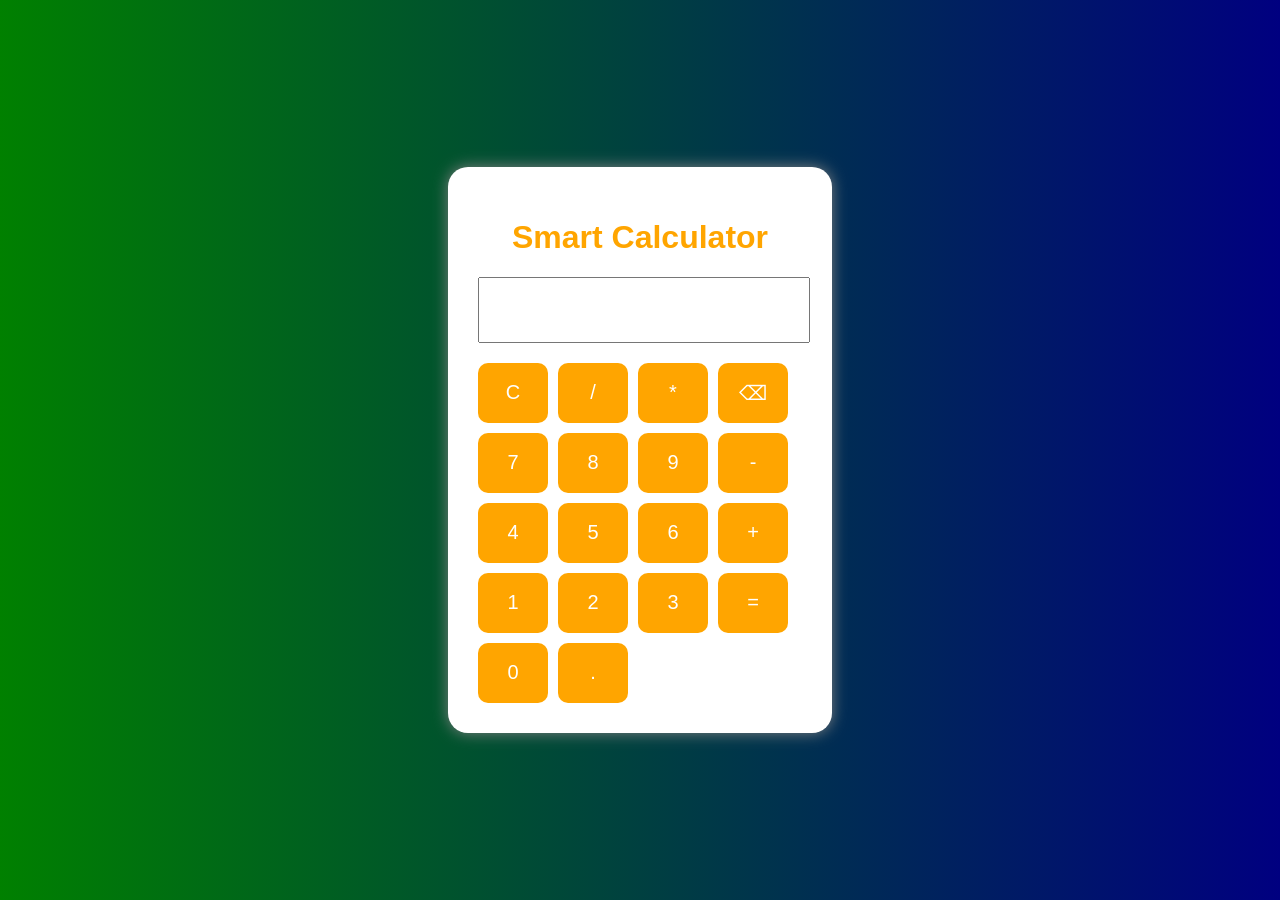
<file: calculator/index.html>
<!DOCTYPE html>
<html>
<head>
    <title>Calculator</title>
    <link rel="stylesheet" href="style.css">
   
</head>
<body>
    

<div class="calculator">
    <h1>Smart Calculator</h1>

    <input type="text" id="display" readonly>

    <div class="buttons">

        <button onclick="clearDisplay()">C</button>
        <button onclick="appendValue('/')">/</button>
        <button onclick="appendValue('*')">*</button>
        <button onclick="deleteLast()">⌫</button>

        <button onclick="appendValue('7')">7</button>
        <button onclick="appendValue('8')">8</button>
        <button onclick="appendValue('9')">9</button>
        <button onclick="appendValue('-')">-</button>

        <button onclick="appendValue('4')">4</button>
        <button onclick="appendValue('5')">5</button>
        <button onclick="appendValue('6')">6</button>
        <button onclick="appendValue('+')">+</button>

        <button onclick="appendValue('1')">1</button>
        <button onclick="appendValue('2')">2</button>
        <button onclick="appendValue('3')">3</button>
        <button onclick="calculate()">=</button>

        <button onclick="appendValue('0')">0</button>
        <button onclick="appendValue('.')">.</button>

    </div>

</div>

<script src="script.js"></script>

</body>
</html>
</file>
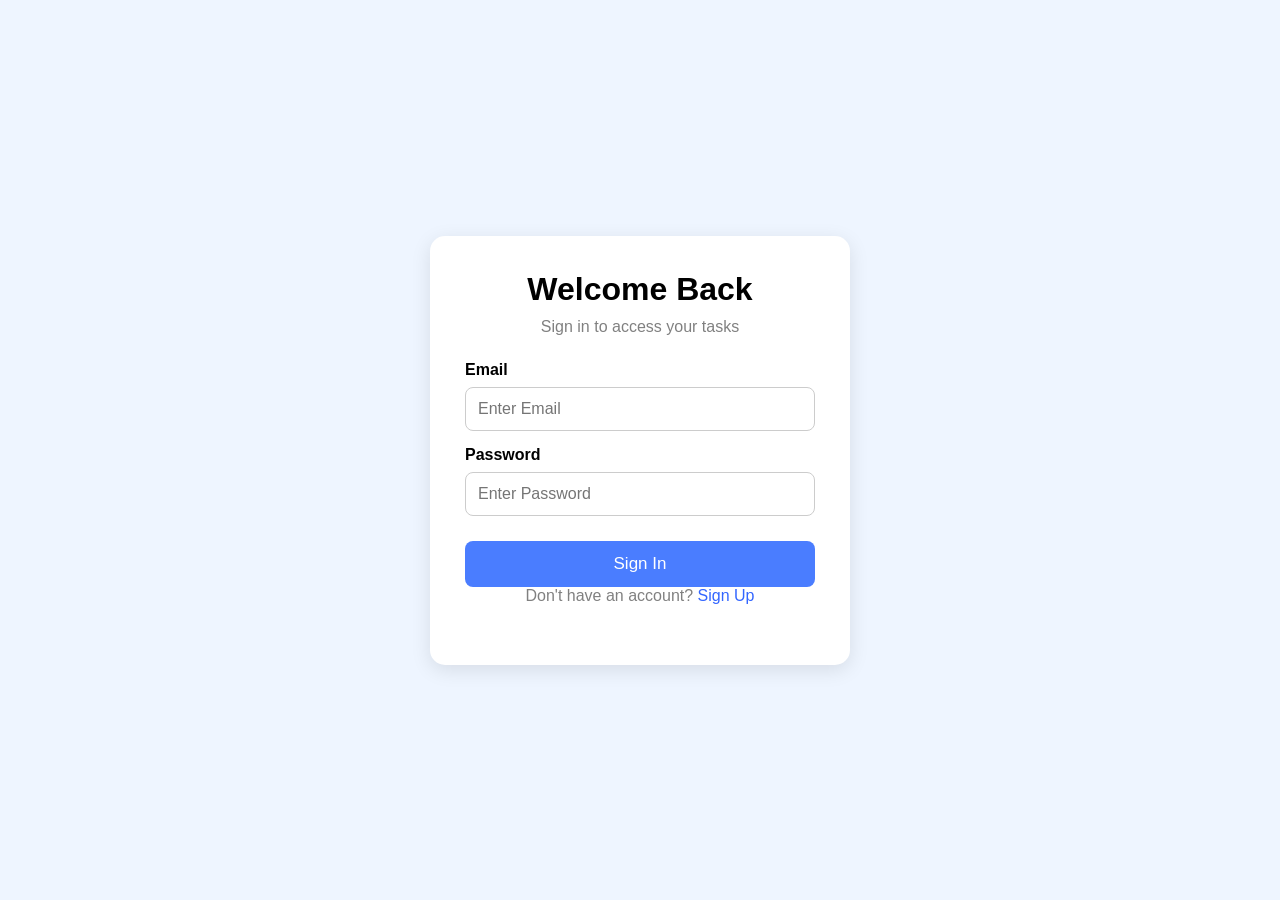
<file: Login authentication/index.html>
<!DOCTYPE html>
<html lang="en">
<head>
    <meta charset="UTF-8">
    <meta name="viewport" content="width=device-width, initial-scale=1.0">
    <title>Sign In</title>

    <link rel="stylesheet" href="style.css">
</head>
<body>

<div class="container">

    <h1>Welcome Back</h1>
    <p>Sign in to access your tasks</p>

    <form id="loginForm">

        <label>Email</label>

        <input
        type="email"
        id="loginEmail"
        placeholder="Enter Email"
        required>

        <label>Password</label>

        <input
        type="password"
        id="loginPassword"
        placeholder="Enter Password"
        required>

        <button type="submit">
            Sign In
        </button>

    </form>

    <p>
        Don't have an account?
        <a href="signup.html">Sign Up</a>
    </p>

</div>

<script src="auth.js"></script>

</body>
</html>
</file>
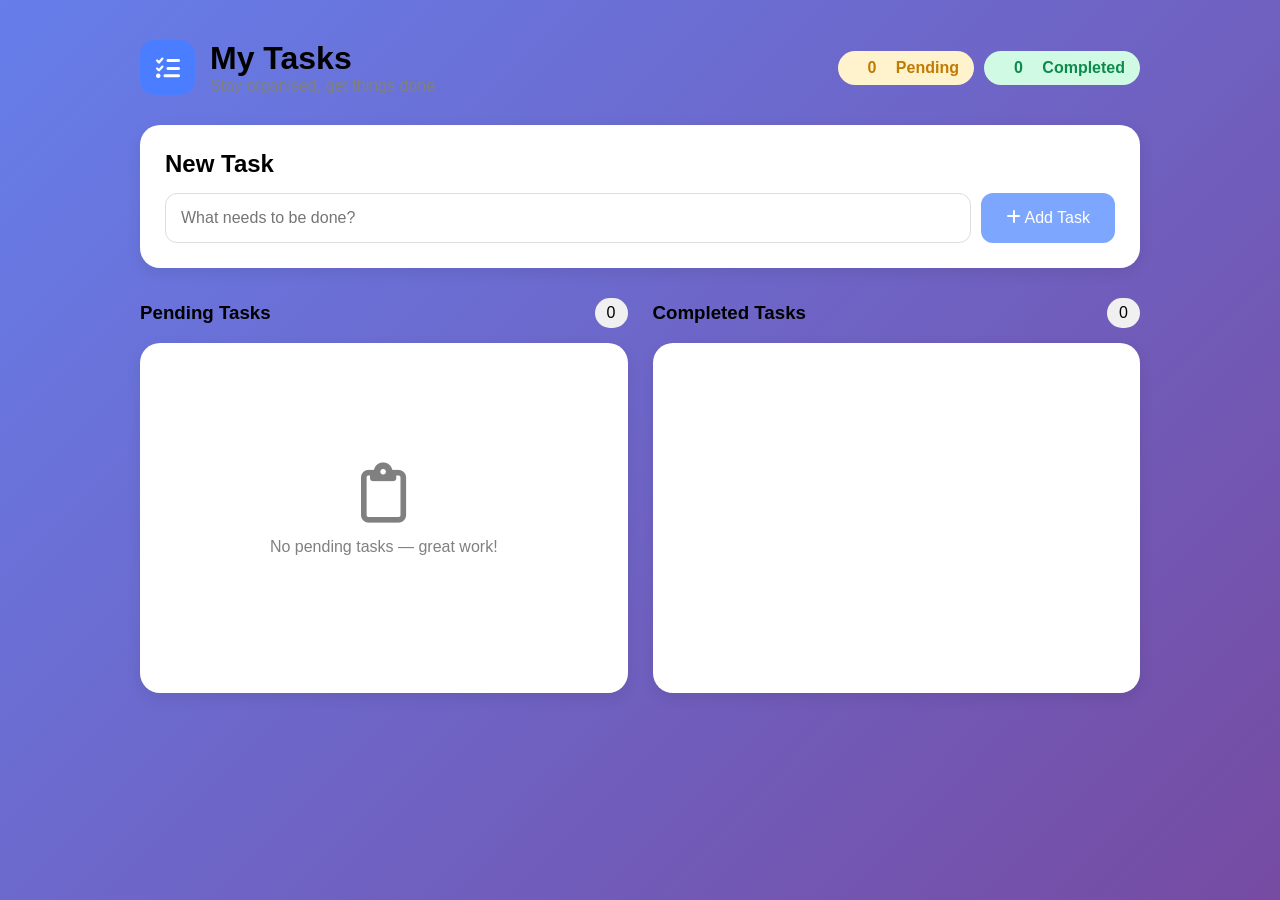
<file: To-do web app/index.html>
<!DOCTYPE html>
<html lang="en">
<head>
<meta charset="UTF-8">
<meta name="viewport" content="width=device-width, initial-scale=1.0">
<title>My Tasks</title>

<link rel="stylesheet" href="style.css">

<link rel="stylesheet"
href="https://cdnjs.cloudflare.com/ajax/libs/font-awesome/6.5.2/css/all.min.css">

</head>
<body>

<div class="container">

    <header>

        <div class="title">

            <div class="icon">
                <i class="fa-solid fa-list-check"></i>
            </div>

            <div>
                <h1>My Tasks</h1>
                <p>Stay organised, get things done</p>
            </div>

        </div>

        <div class="status">

            <span class="pending-count">
                <span id="pendingCount">0</span> Pending
            </span>

            <span class="completed-count">
                <span id="completedCount">0</span> Completed
            </span>

        </div>

    </header>


    <div class="add-task">

        <h2>New Task</h2>

        <div class="input-box">

            <input
            type="text"
            id="taskInput"
            placeholder="What needs to be done?">

            <button id="addBtn">
                <i class="fa-solid fa-plus"></i>
                Add Task
            </button>

        </div>

    </div>


    <div class="task-section">

        <div>

            <div class="heading">
                <h3>Pending Tasks</h3>
                <span id="pendingBadge">0</span>
            </div>

            <div id="pendingList" class="list">

                <div class="empty" id="emptyPending">

                    <i class="fa-regular fa-clipboard"></i>

                    <p>No pending tasks — great work!</p>

                </div>

            </div>

        </div>

        <div>

            <div class="heading">

                <h3>Completed Tasks</h3>

                <span id="completedBadge">0</span>

            </div>

            <div id="completedList" class="list"></div>
             

        </div>

    </div>

</div>

<script src="script.js"></script>

</body>
</html>
</file>
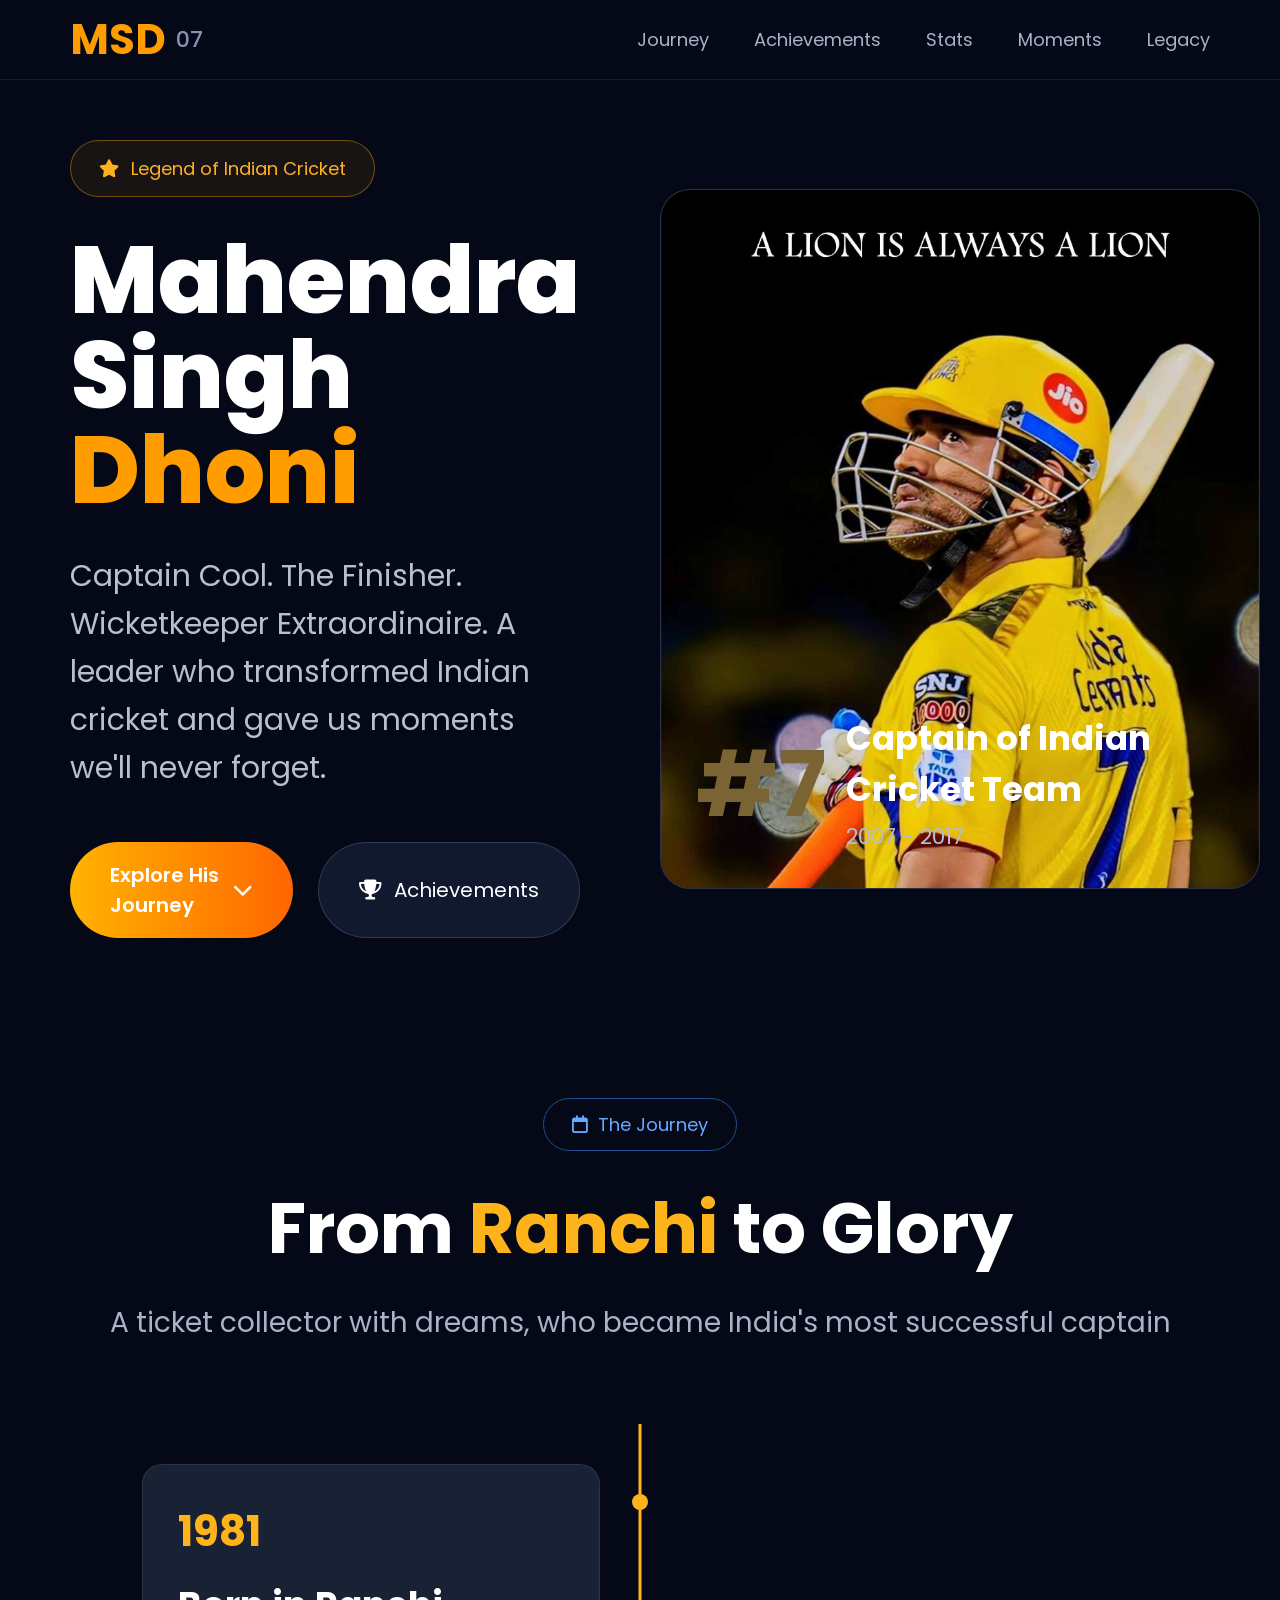
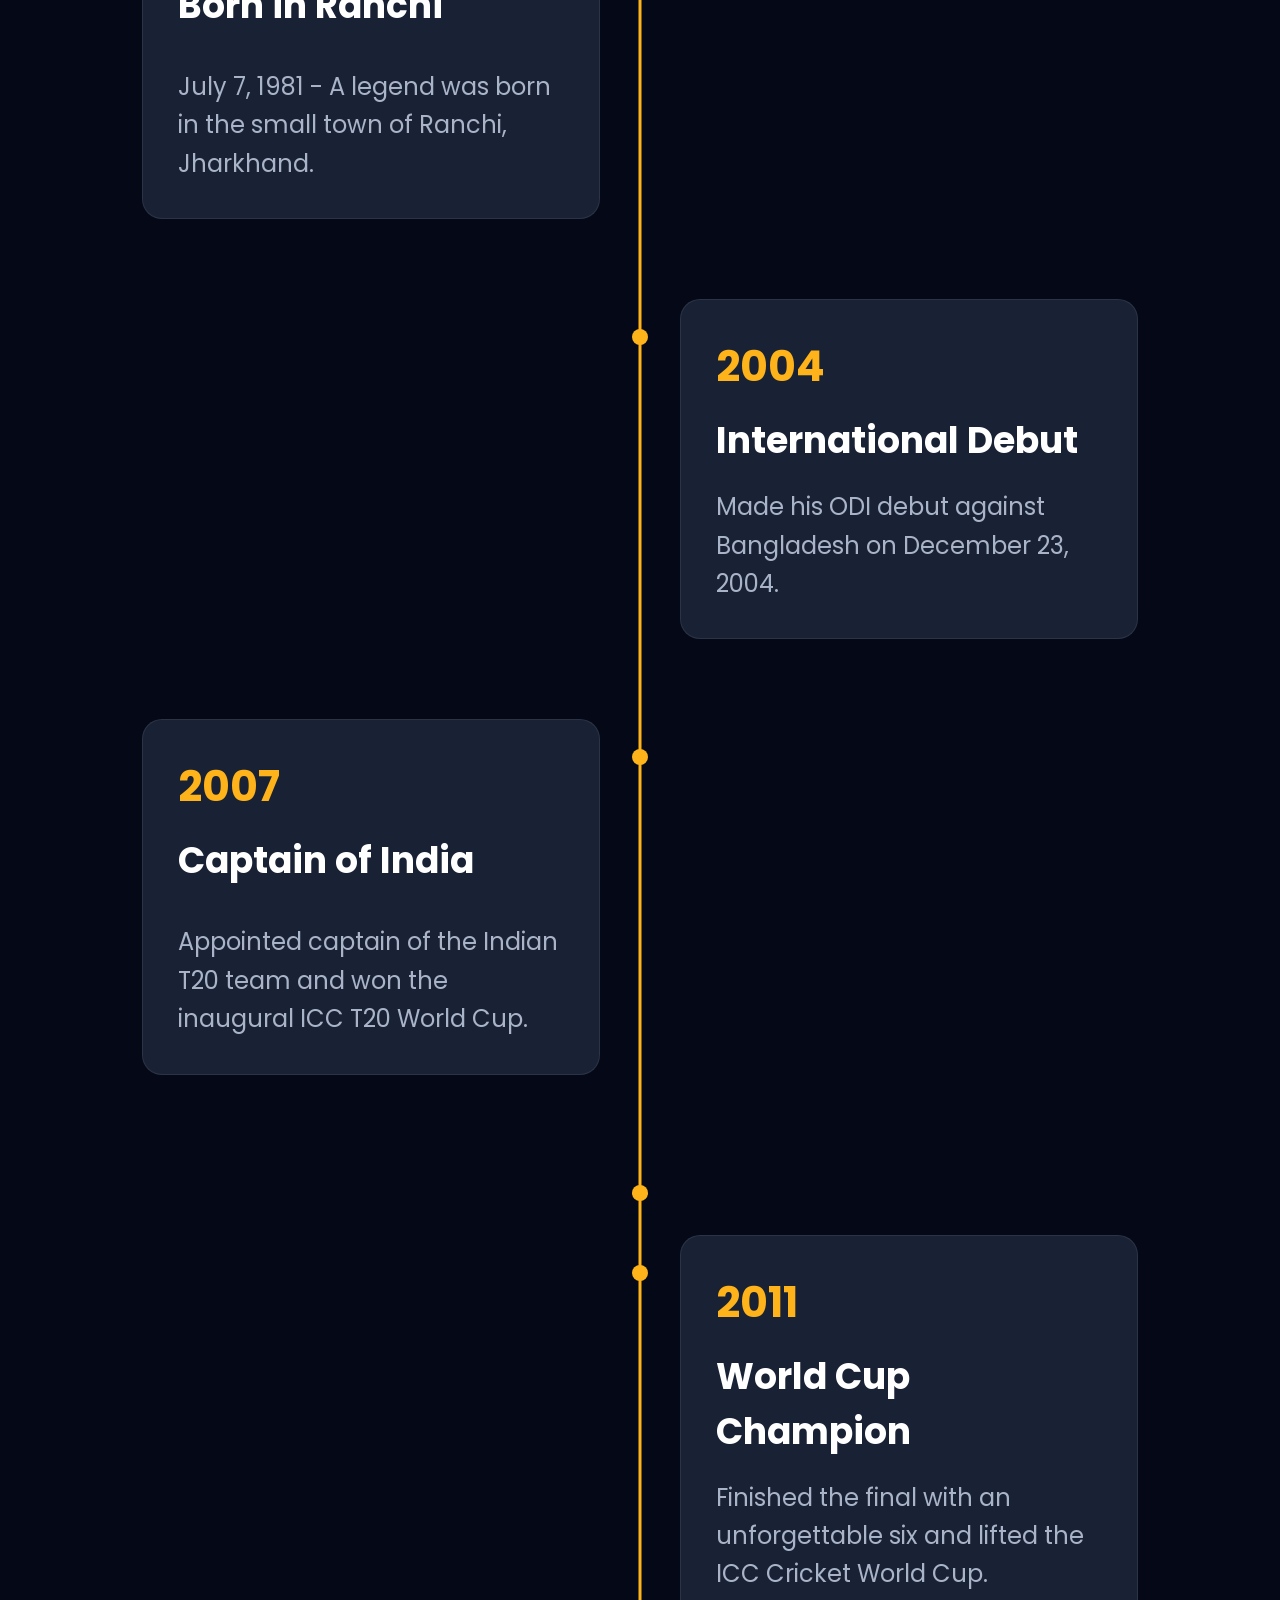
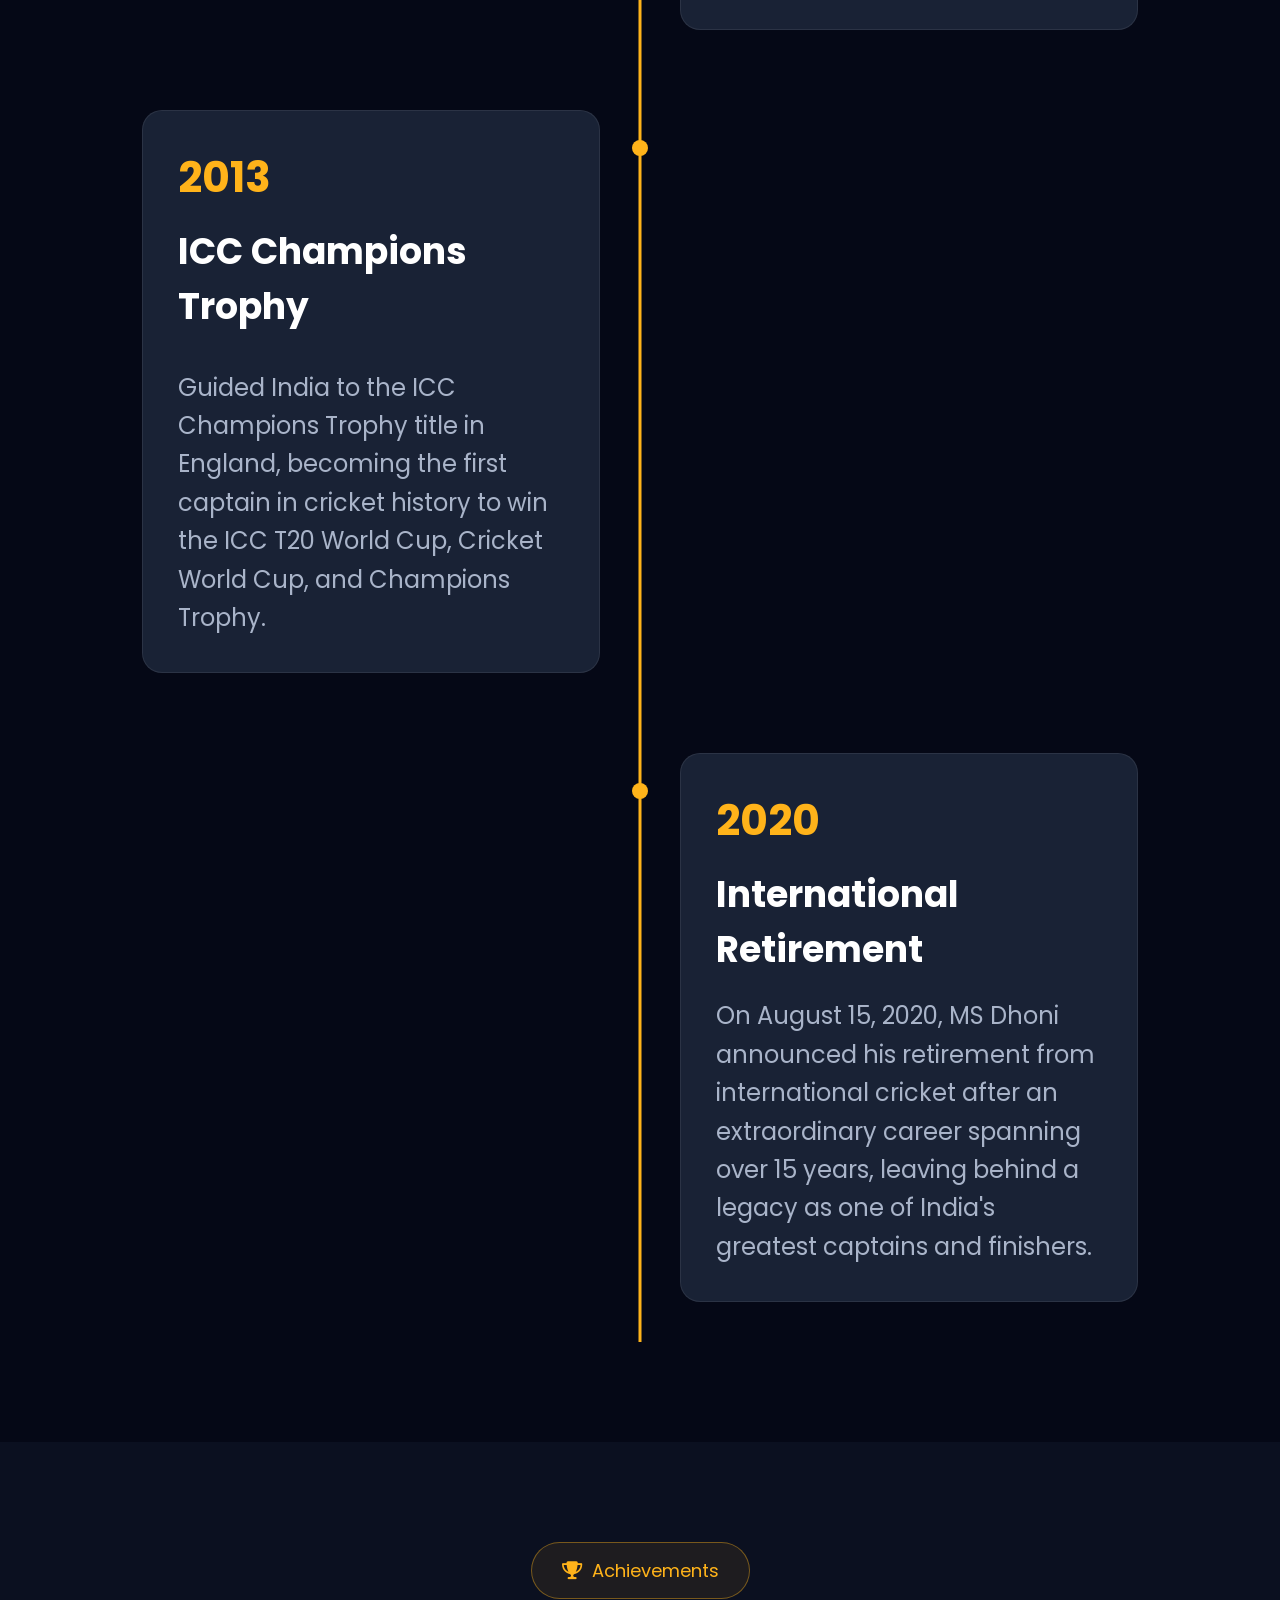
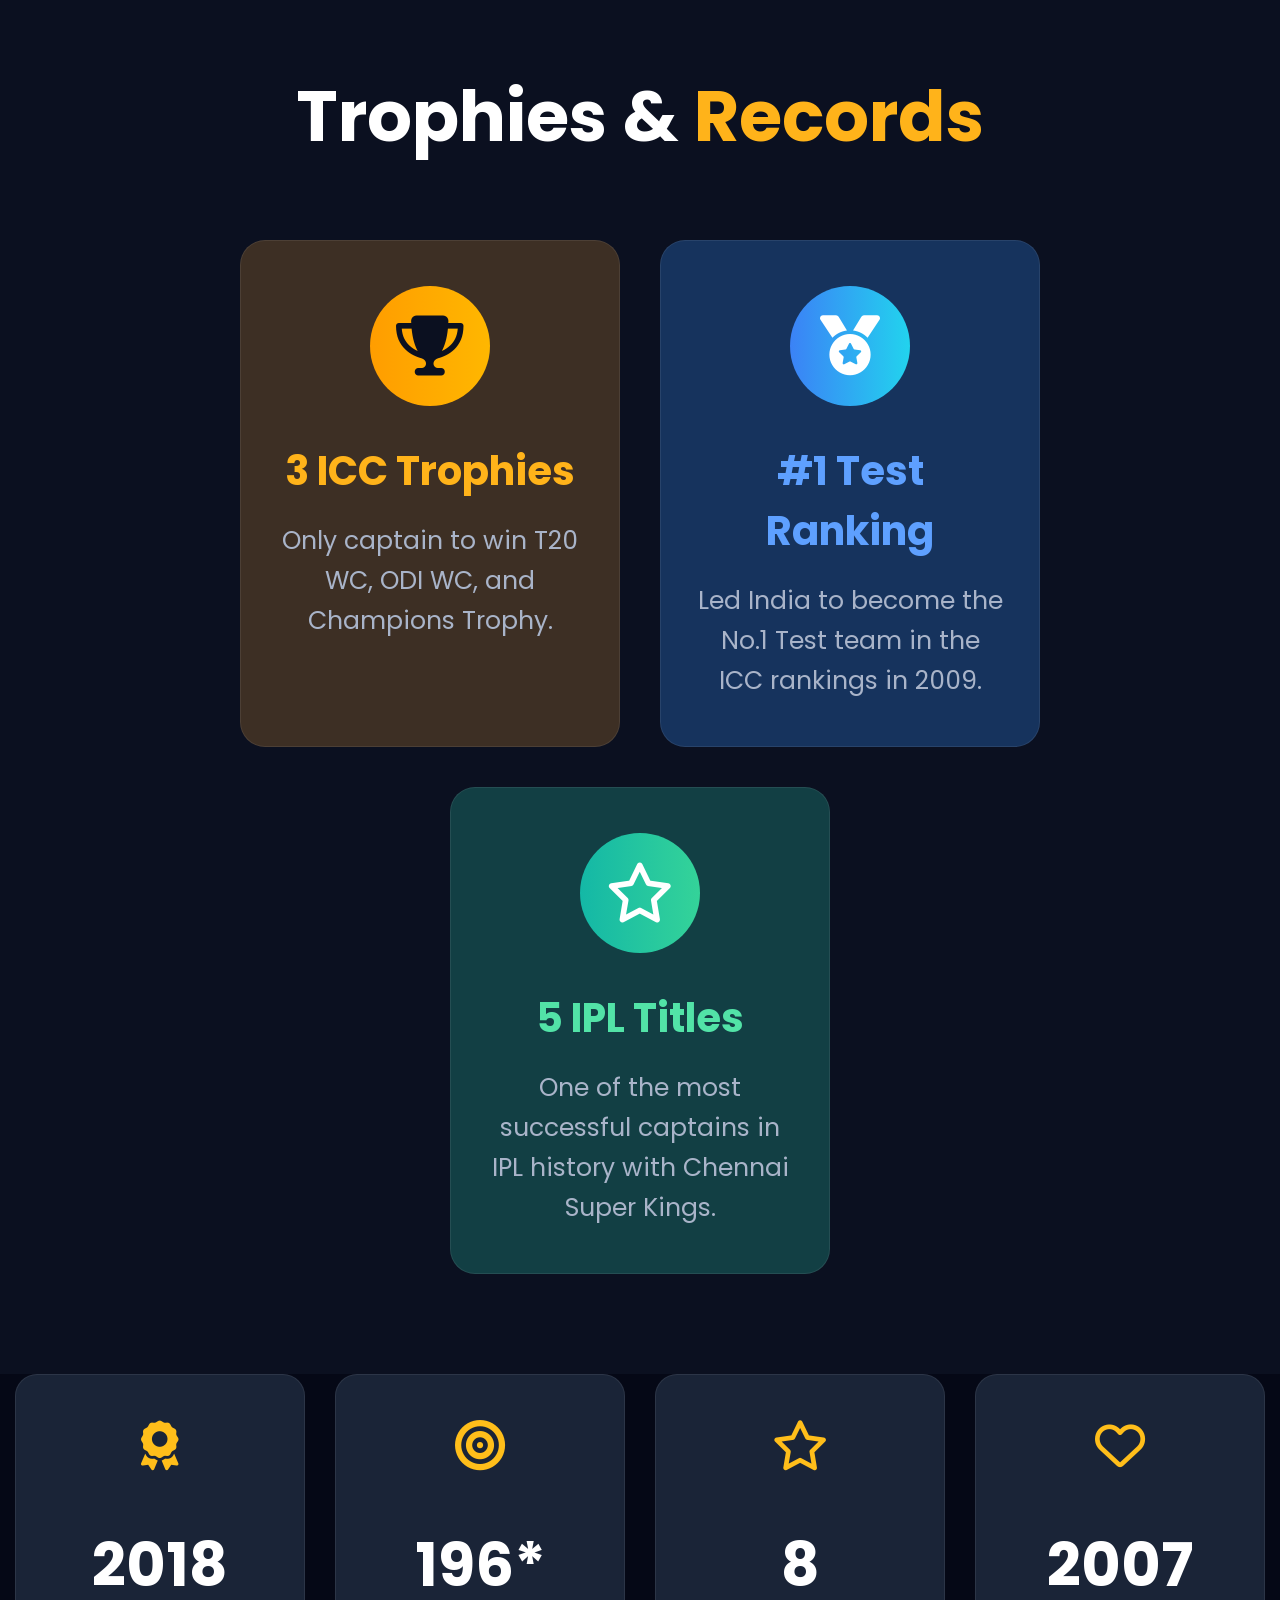
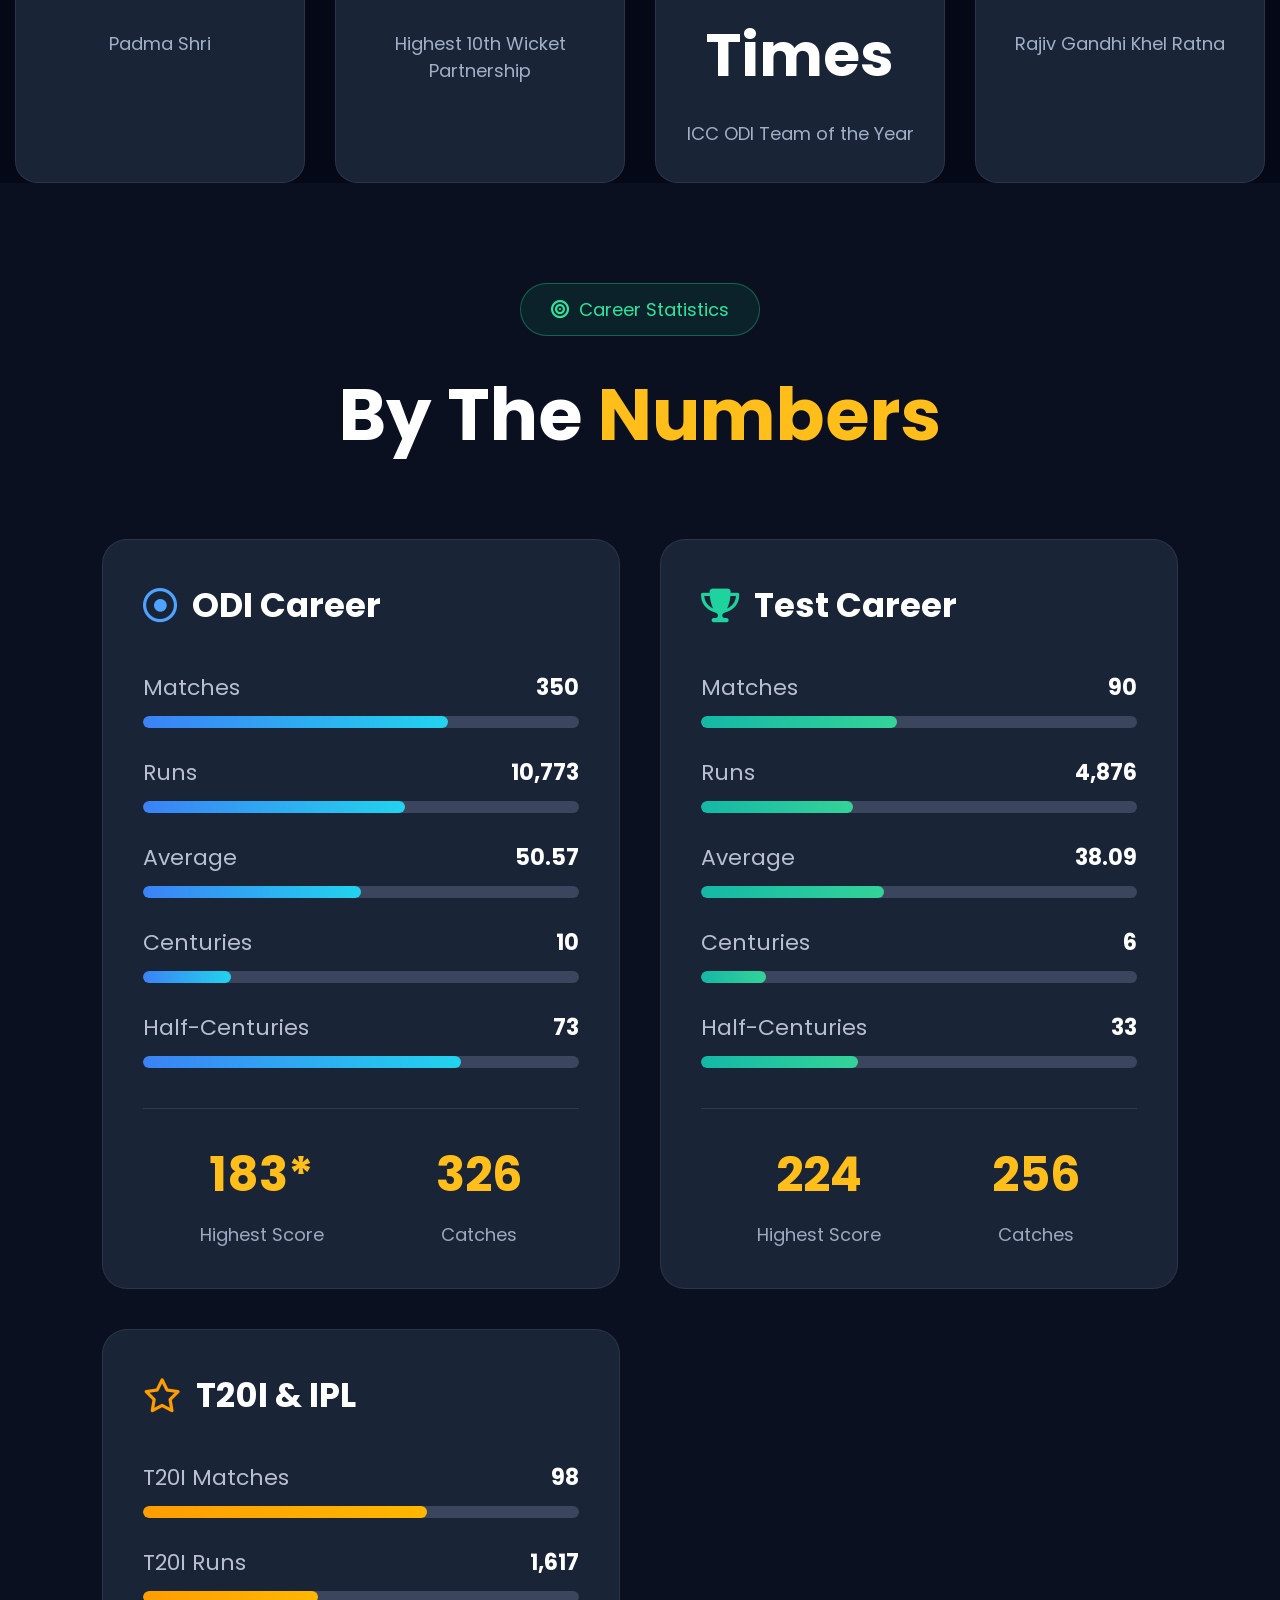
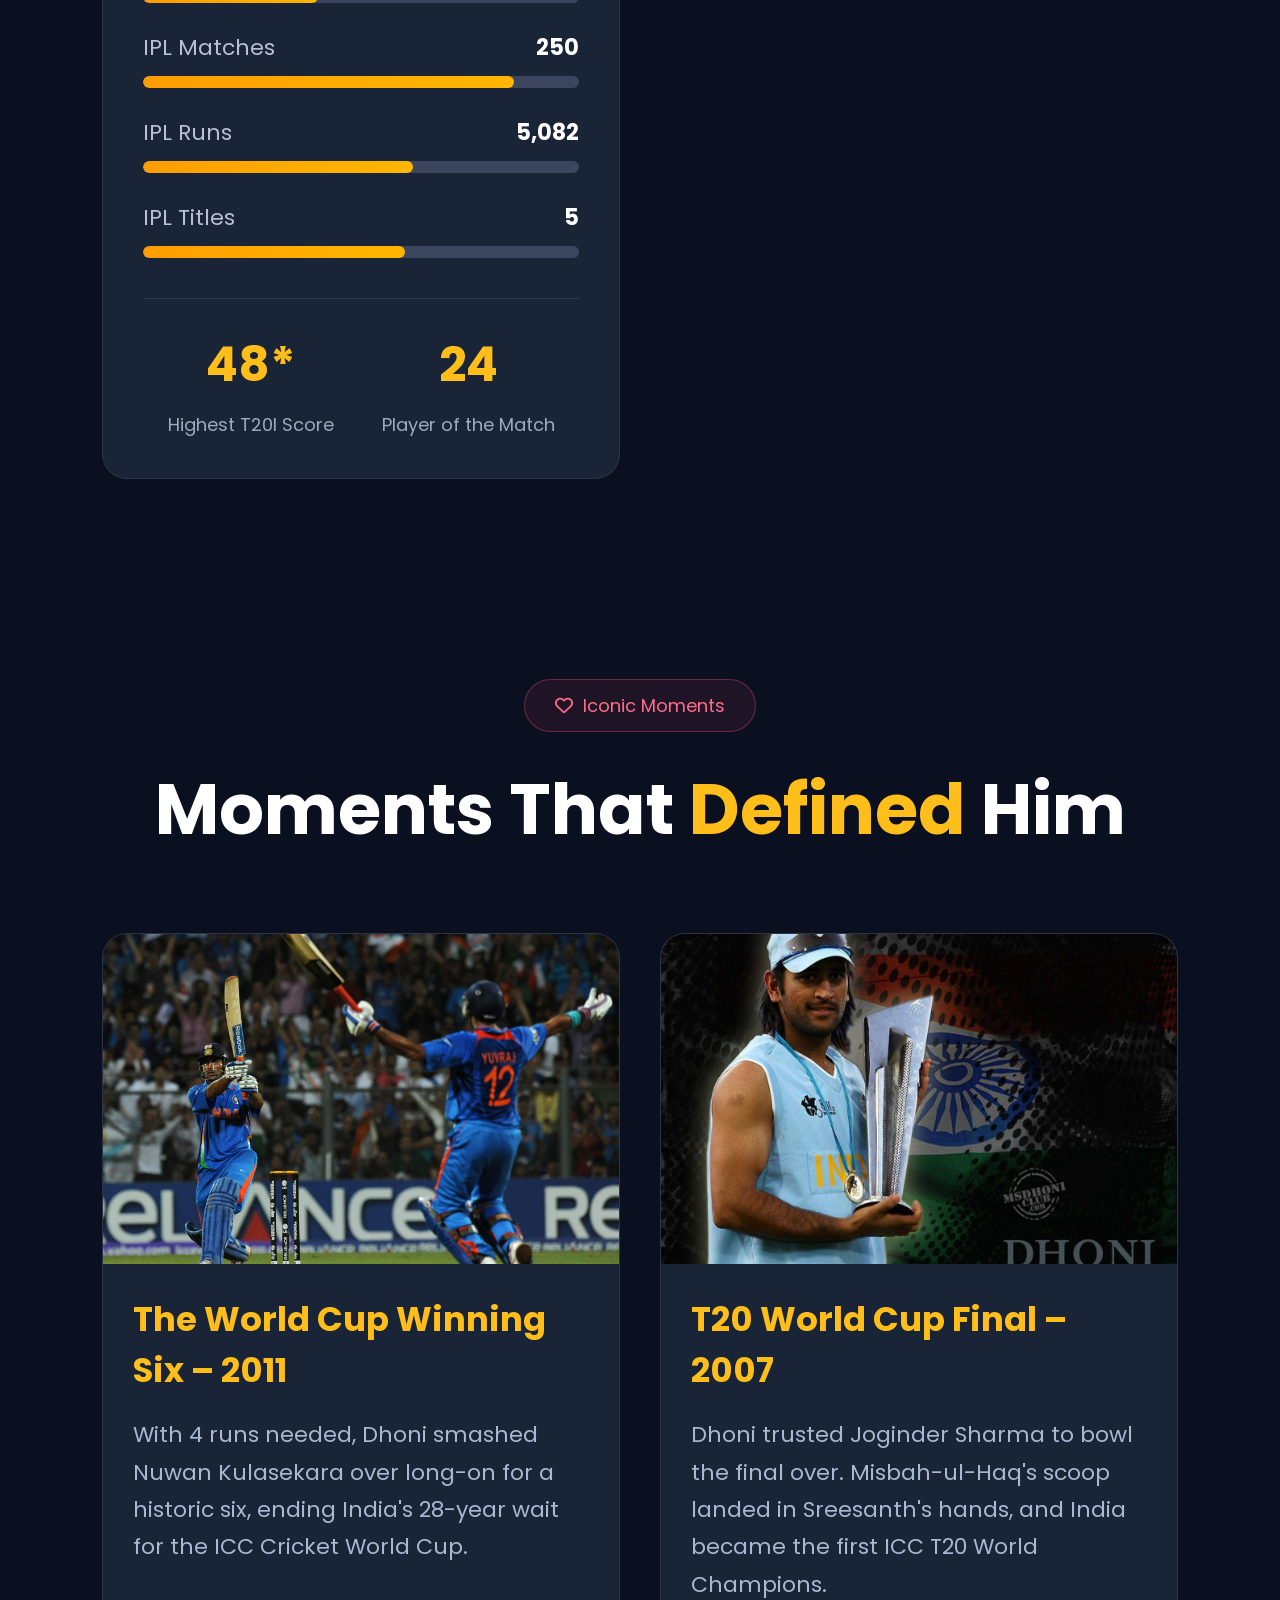
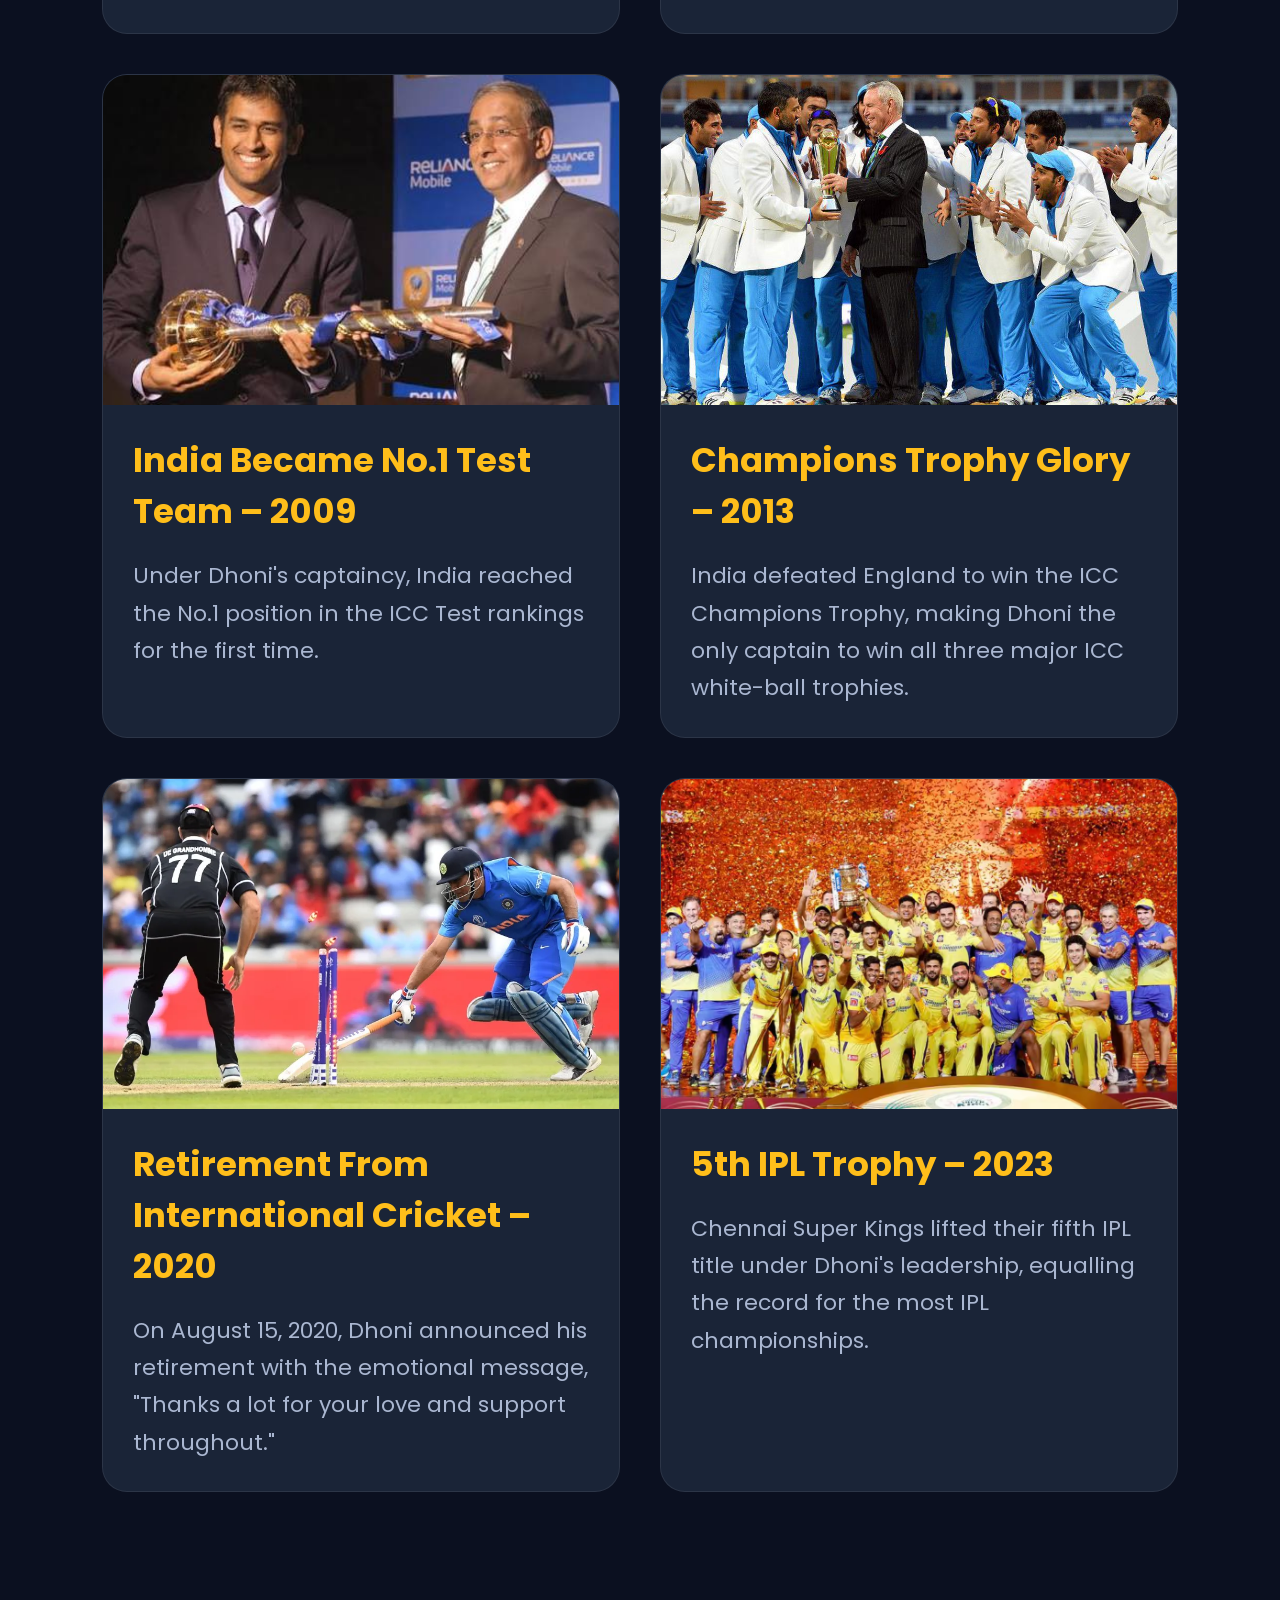
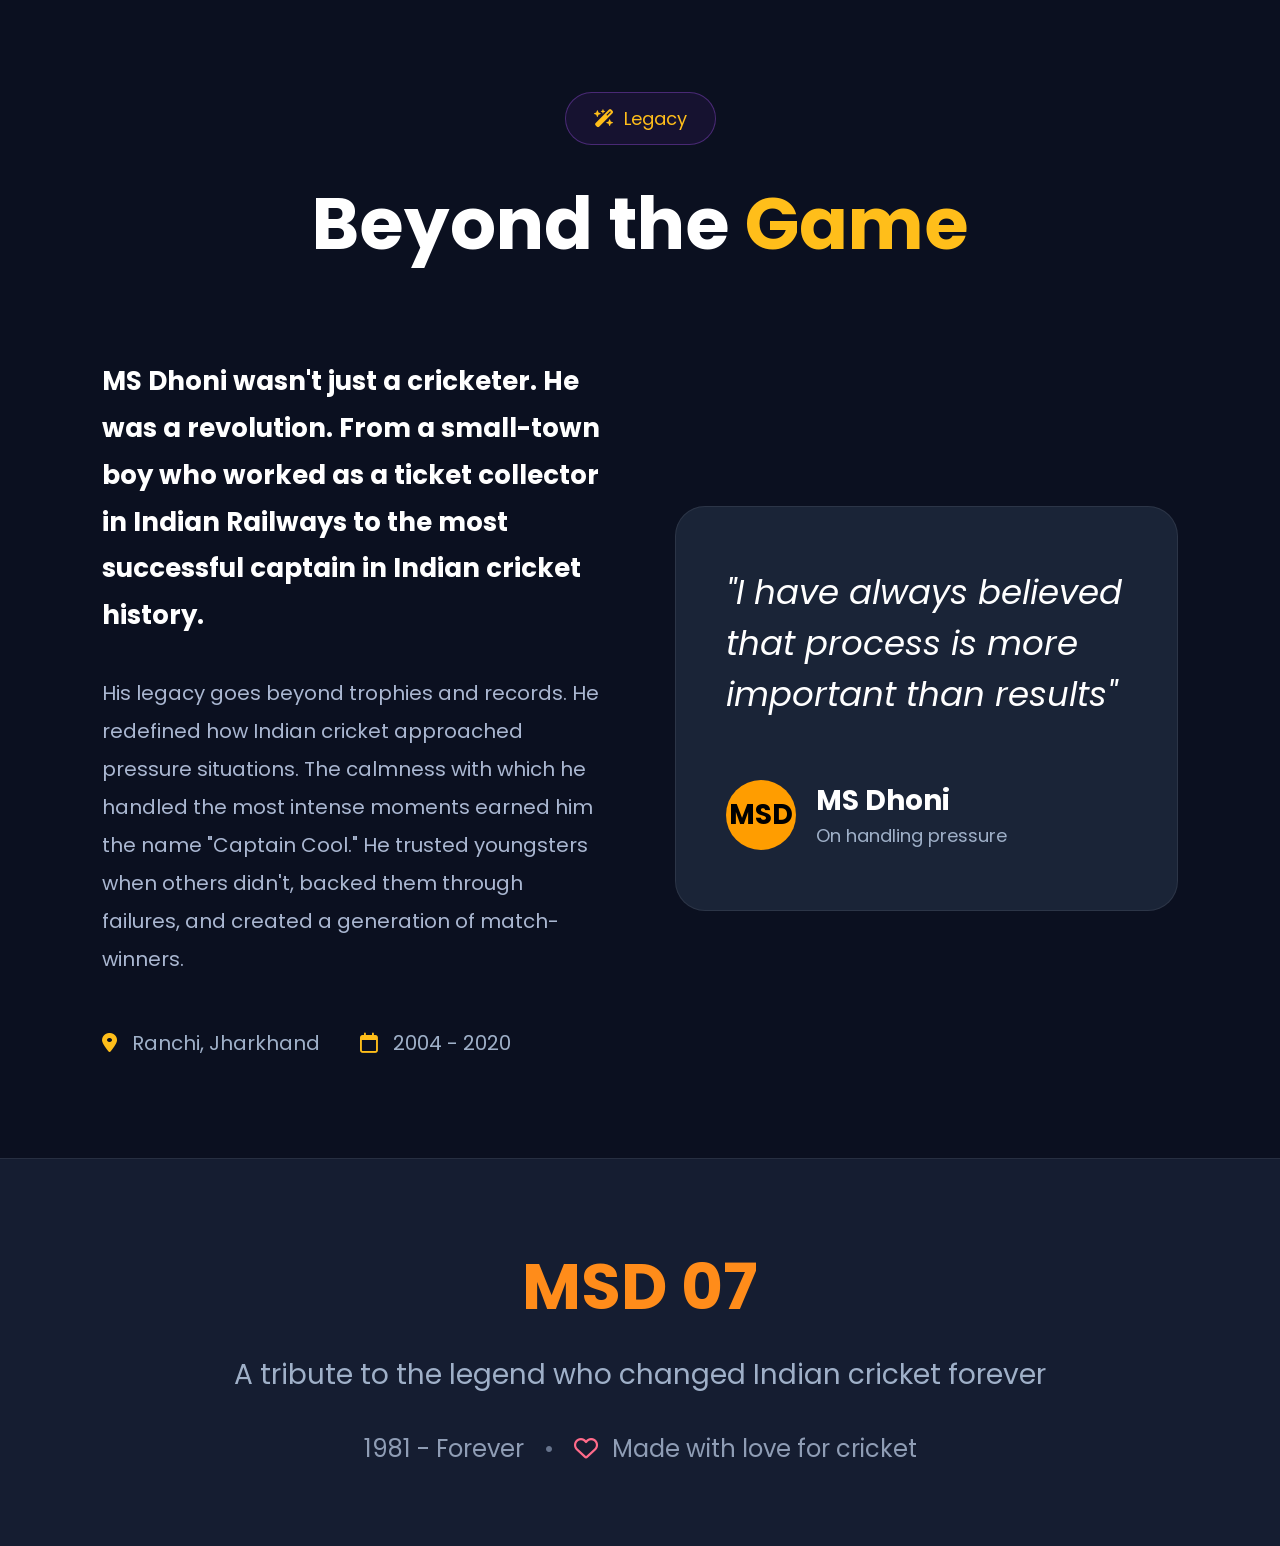
<file: Tribute page/index.html>
<!DOCTYPE html>
<html lang="en">
<head>
<meta charset="UTF-8">
<meta name="viewport" content="width=device-width, initial-scale=1.0">

<title>MS Dhoni Tribute</title>

<link rel="stylesheet" href="style.css">

<link
href="https://fonts.googleapis.com/css2?family=Poppins:wght@300;400;500;600;700;800&display=swap"
rel="stylesheet">

<link rel="stylesheet"
href="https://cdnjs.cloudflare.com/ajax/libs/font-awesome/6.6.0/css/all.min.css">

</head>

<body>

<header>

<div class="logo">
<span>MSD</span>
<p>07</p>
</div>

<nav>

<a href="#">Journey</a>
<a href="#">Achievements</a>
<a href="#">Stats</a>
<a href="#">Moments</a>
<a href="#">Legacy</a>

</nav>

</header>

<section class="hero">

<div class="left">

<div class="badge">

<i class="fa-solid fa-star"></i>

Legend of Indian Cricket

</div>

<h1>

Mahendra<br>

Singh<br>

<span>Dhoni</span>

</h1>

<p>

Captain Cool. The Finisher. Wicketkeeper Extraordinaire.

A leader who transformed Indian cricket and gave us

moments we'll never forget.

</p>

<div class="buttons">

<a href="#" class="btn1">

Explore His Journey

<i class="fa-solid fa-chevron-down"></i>

</a>

<a href="#" class="btn2">

<i class="fa-solid fa-trophy"></i>

Achievements

</a>

</div>

</div>

<div class="right">

<div class="card">

<img src="dhoni.png" alt="MS Dhoni">

<div class="card-content">

<h2>#7</h2>

<div>

<h3>Captain of Indian Cricket Team</h3>

<p>2007 - 2017</p>

</div>

</div>

</div>

</div>

</section>
<section class="journey" id="journey">

    <div class="section-title">

        <span class="tag">
            <i class="fa-regular fa-calendar"></i>
            The Journey
        </span>

        <h2>
            From <span>Ranchi</span> to Glory
        </h2>

        <p>
            A ticket collector with dreams, who became India's most successful captain
        </p>

    </div>

    <div class="timeline">

        <div class="timeline-item left">

            <div class="content">

                <h3>1981</h3>

                <h4>Born in Ranchi</h4>

                <p>
                    July 7, 1981 - A legend was born in the small town of
                    Ranchi, Jharkhand.
                </p>

            </div>

        </div>

        <div class="timeline-item right">

            <div class="content">

                <h3>2004</h3>

                <h4>International Debut</h4>

                <p>
                    Made his ODI debut against Bangladesh on
                    December 23, 2004.
                </p>

            </div>

        </div>

        <div class="timeline-item left">

            <div class="content">

                <h3>2007</h3>

                <h4>Captain of India</h4>

                <p>
                    Appointed captain of the Indian T20 team and won
                    the inaugural ICC T20 World Cup.
                </p>

            </div>

        </div>
        <div class="timeline-item left">


        </div>

        <div class="timeline-item right">

            <div class="content">

                <h3>2011</h3>

                <h4>World Cup Champion</h4>

                <p>
                    Finished the final with an unforgettable six and
                    lifted the ICC Cricket World Cup.
                </p>

            </div>

        </div>
        <div class="timeline-item left">

    <div class="content">

        <h3>2013</h3>

        <h4>ICC Champions Trophy</h4>

        <p>
            Guided India to the ICC Champions Trophy title in England, becoming
            the first captain in cricket history to win the ICC T20 World Cup,
            Cricket World Cup, and Champions Trophy. 
        </p>

    </div>

</div>
    <div class="timeline-item right">

    <div class="content">

        <h3>2020</h3>

        <h4>International Retirement</h4>

        <p>
            On August 15, 2020, MS Dhoni announced his retirement from
            international cricket after an extraordinary career spanning
            over 15 years, leaving behind a legacy as one of India's
            greatest captains and finishers.
        </p>

    </div>

</div>

    </div>

</section>
<section class="achievements" id="achievements">

    <div class="section-heading">

        <span class="badge">
            <i class="fa-solid fa-trophy"></i>
            Achievements
        </span>

        <h2>
            Trophies & <span>Records</span>
        </h2>

    </div>

    <div class="achievement-container">

        <!-- Card 1 -->

        <div class="achievement-card card1">

            <div class="icon orange">

                <i class="fa-solid fa-trophy"></i>

            </div>

            <h3>3 ICC Trophies</h3>

            <p>
                Only captain to win T20 WC, ODI WC, and Champions Trophy.
            </p>

        </div>

        <!-- Card 2 -->

        <div class="achievement-card card2">

            <div class="icon blue">

                <i class="fa-solid fa-medal"></i>

            </div>

            <h3>#1 Test Ranking</h3>

            <p>
                Led India to become the No.1 Test team in the ICC rankings in 2009.
            </p>

        </div>

        <!-- Card 3 -->

        <div class="achievement-card card3">

            <div class="icon green">

                <i class="fa-regular fa-star"></i>

            </div>

            <h3>5 IPL Titles</h3>

            <p>
                One of the most successful captains in IPL history with Chennai Super Kings.
            </p>

        </div>

    </div>

</section>
<section class="stats-section">

    <div class="stats-container">

        <div class="stat-card">

            <div class="stat-icon">
                <i class="fa-solid fa-award"></i>
            </div>

            <h2>2018</h2>

            <p>Padma Shri</p>

        </div>

        <div class="stat-card">

            <div class="stat-icon">
                <i class="fa-solid fa-bullseye"></i>
            </div>

            <h2>196*</h2>

            <p>Highest 10th Wicket Partnership</p>

        </div>

        <div class="stat-card">

            <div class="stat-icon">
                <i class="fa-regular fa-star"></i>
            </div>

            <h2>8 Times</h2>

            <p>ICC ODI Team of the Year</p>

        </div>

        <div class="stat-card">

            <div class="stat-icon">
                <i class="fa-regular fa-heart"></i>
            </div>

            <h2>2007</h2>

            <p>Rajiv Gandhi Khel Ratna</p>

        </div>

    </div>

</section>
<section class="statistics" id="stats">

    <div class="stats-heading">

        <span class="stats-badge">
            <i class="fa-solid fa-bullseye"></i>
            Career Statistics
        </span>

        <h2>
            By The <span>Numbers</span>
        </h2>

    </div>

    <div class="stats-grid">

        <!-- ODI Career -->

        <div class="career-card">

            <h3>
                <i class="fa-regular fa-circle-dot"></i>
                ODI Career
            </h3>

            <div class="stat">
                <div class="label">
                    <span>Matches</span>
                    <strong>350</strong>
                </div>
                <div class="bar">
                    <div class="fill blue" style="width:70%;"></div>
                </div>
            </div>

            <div class="stat">
                <div class="label">
                    <span>Runs</span>
                    <strong>10,773</strong>
                </div>
                <div class="bar">
                    <div class="fill blue" style="width:60%;"></div>
                </div>
            </div>

            <div class="stat">
                <div class="label">
                    <span>Average</span>
                    <strong>50.57</strong>
                </div>
                <div class="bar">
                    <div class="fill blue" style="width:50%;"></div>
                </div>
            </div>

            <div class="stat">
                <div class="label">
                    <span>Centuries</span>
                    <strong>10</strong>
                </div>
                <div class="bar">
                    <div class="fill blue" style="width:20%;"></div>
                </div>
            </div>

            <div class="stat">
                <div class="label">
                    <span>Half-Centuries</span>
                    <strong>73</strong>
                </div>
                <div class="bar">
                    <div class="fill blue" style="width:73%;"></div>
                </div>
            </div>

            <div class="bottom-stats">

                <div>
                    <h4>183*</h4>
                    <p>Highest Score</p>
                </div>

                <div>
                    <h4>326</h4>
                    <p>Catches</p>
                </div>

            </div>

        </div>

        <!-- Test Career -->

        <div class="career-card">

            <h3>
                <i class="fa-solid fa-trophy"></i>
                Test Career
            </h3>

            <div class="stat">
                <div class="label">
                    <span>Matches</span>
                    <strong>90</strong>
                </div>
                <div class="bar">
                    <div class="fill green" style="width:45%;"></div>
                </div>
            </div>

            <div class="stat">
                <div class="label">
                    <span>Runs</span>
                    <strong>4,876</strong>
                </div>
                <div class="bar">
                    <div class="fill green" style="width:35%;"></div>
                </div>
            </div>

            <div class="stat">
                <div class="label">
                    <span>Average</span>
                    <strong>38.09</strong>
                </div>
                <div class="bar">
                    <div class="fill green" style="width:42%;"></div>
                </div>
            </div>

            <div class="stat">
                <div class="label">
                    <span>Centuries</span>
                    <strong>6</strong>
                </div>
                <div class="bar">
                    <div class="fill green" style="width:15%;"></div>
                </div>
            </div>

            <div class="stat">
                <div class="label">
                    <span>Half-Centuries</span>
                    <strong>33</strong>
                </div>
                <div class="bar">
                    <div class="fill green" style="width:36%;"></div>
                </div>
            </div>

            <div class="bottom-stats">

                <div>
                    <h4>224</h4>
                    <p>Highest Score</p>
                </div>

                <div>
                    <h4>256</h4>
                    <p>Catches</p>
                </div>

            </div>

        </div>

        <!-- T20I & IPL -->

        <div class="career-card">

            <h3>
                <i class="fa-regular fa-star"></i>
                T20I & IPL
            </h3>

            <div class="stat">
                <div class="label">
                    <span>T20I Matches</span>
                    <strong>98</strong>
                </div>
                <div class="bar">
                    <div class="fill orange" style="width:65%;"></div>
                </div>
            </div>

            <div class="stat">
                <div class="label">
                    <span>T20I Runs</span>
                    <strong>1,617</strong>
                </div>
                <div class="bar">
                    <div class="fill orange" style="width:40%;"></div>
                </div>
            </div>

            <div class="stat">
                <div class="label">
                    <span>IPL Matches</span>
                    <strong>250</strong>
                </div>
                <div class="bar">
                    <div class="fill orange" style="width:85%;"></div>
                </div>
            </div>

            <div class="stat">
                <div class="label">
                    <span>IPL Runs</span>
                    <strong>5,082</strong>
                </div>
                <div class="bar">
                    <div class="fill orange" style="width:62%;"></div>
                </div>
            </div>

            <div class="stat">
                <div class="label">
                    <span>IPL Titles</span>
                    <strong>5</strong>
                </div>
                <div class="bar">
                    <div class="fill orange" style="width:60%;"></div>
                </div>
            </div>

            <div class="bottom-stats">

                <div>
                    <h4>48*</h4>
                    <p>Highest T20I Score</p>
                </div>

                <div>
                    <h4>24</h4>
                    <p>Player of the Match</p>
                </div>

            </div>

        </div>

    </div>

</section>
<section class="moments" id="moments">

    <div class="moments-heading">

        <span class="moment-badge">
            <i class="fa-regular fa-heart"></i>
            Iconic Moments
        </span>

        <h2>
            Moments That <span>Defined</span> Him
        </h2>

    </div>

    <div class="moments-grid">

        <!-- 2011 World Cup -->

        <div class="moment-card">

            <img src="worldcup2011.jpg" alt="2011 World Cup Winning Six">

            <div class="moment-content">

                <h3>The World Cup Winning Six – 2011</h3>

                <p>
                    With 4 runs needed, Dhoni smashed Nuwan Kulasekara
                    over long-on for a historic six, ending India's
                    28-year wait for the ICC Cricket World Cup.
                </p>

            </div>

        </div>

        <!-- 2007 T20 World Cup -->

        <div class="moment-card">

            <img src="t20worldcup2007.jpg" alt="T20 World Cup Final">

            <div class="moment-content">

                <h3>T20 World Cup Final – 2007</h3>

                <p>
                    Dhoni trusted Joginder Sharma to bowl the final over.
                    Misbah-ul-Haq's scoop landed in Sreesanth's hands,
                    and India became the first ICC T20 World Champions.
                </p>

            </div>

        </div>

        <!-- No.1 Test Team -->

        <div class="moment-card">

            <img src="testranking.jpg" alt="Number One Test Team">

            <div class="moment-content">

                <h3>India Became No.1 Test Team – 2009</h3>

                <p>
                    Under Dhoni's captaincy, India reached the No.1
                    position in the ICC Test rankings for the first time.
                </p>

            </div>

        </div>

        <!-- Champions Trophy -->

        <div class="moment-card">

            <img src="champions2013.jpg" alt="Champions Trophy">

            <div class="moment-content">

                <h3>Champions Trophy Glory – 2013</h3>

                <p>
                    India defeated England to win the ICC Champions
                    Trophy, making Dhoni the only captain to win all
                    three major ICC white-ball trophies.
                </p>

            </div>

        </div>

        <!-- Retirement -->

        <div class="moment-card">

            <img src="retirement.jpg" alt="Retirement">

            <div class="moment-content">

                <h3>Retirement From International Cricket – 2020</h3>

                <p>
                    On August 15, 2020, Dhoni announced his retirement
                    with the emotional message, "Thanks a lot for your
                    love and support throughout."
                </p>

            </div>

        </div>

        <!-- IPL Titles -->

        <div class="moment-card">

            <img src="csk2023.jpg" alt="IPL Trophy">

            <div class="moment-content">

                <h3>5th IPL Trophy – 2023</h3>

                <p>
                    Chennai Super Kings lifted their fifth IPL title
                    under Dhoni's leadership, equalling the record for
                    the most IPL championships.
                </p>

            </div>

        </div>

    </div>

</section>
<section class="legacy" id="legacy">

    <div class="legacy-heading">

        <span class="legacy-badge">
            <i class="fa-solid fa-wand-magic-sparkles"></i>
            Legacy
        </span>

        <h2>
            Beyond the <span>Game</span>
        </h2>

    </div>

    <div class="legacy-container">

        <!-- Left Content -->

        <div class="legacy-left">

            <h3>
                MS Dhoni wasn't just a cricketer. He was a revolution.
                From a small-town boy who worked as a ticket collector in
                Indian Railways to the most successful captain in Indian
                cricket history.
            </h3>

            <p>
                His legacy goes beyond trophies and records. He redefined
                how Indian cricket approached pressure situations. The
                calmness with which he handled the most intense moments
                earned him the name "Captain Cool." He trusted youngsters
                when others didn't, backed them through failures, and
                created a generation of match-winners.
            </p>

            <div class="legacy-info">

                <span>
                    <i class="fa-solid fa-location-dot"></i>
                    Ranchi, Jharkhand
                </span>

                <span>
                    <i class="fa-regular fa-calendar"></i>
                    2004 - 2020
                </span>

            </div>

        </div>

        <!-- Right Quote Card -->

        <div class="quote-card">

            <p class="quote">

                "I have always believed that process is more important than results"

            </p>

            <div class="quote-profile">

                <div class="avatar">
                    MSD
                </div>

                <div>

                    <h4>MS Dhoni</h4>

                    <span>On handling pressure</span>

                </div>

            </div>

        </div>

    </div>

</section>
<footer class="footer">

    <h2>MSD 07</h2>

    <p class="footer-text">
        A tribute to the legend who changed Indian cricket forever
    </p>

    <div class="footer-bottom">

        <span>1981 - Forever</span>

        <span class="dot">•</span>

        <span>
            <i class="fa-regular fa-heart"></i>
            Made with love for cricket
        </span>

    </div>

</footer>

</body>
</html>
</file>
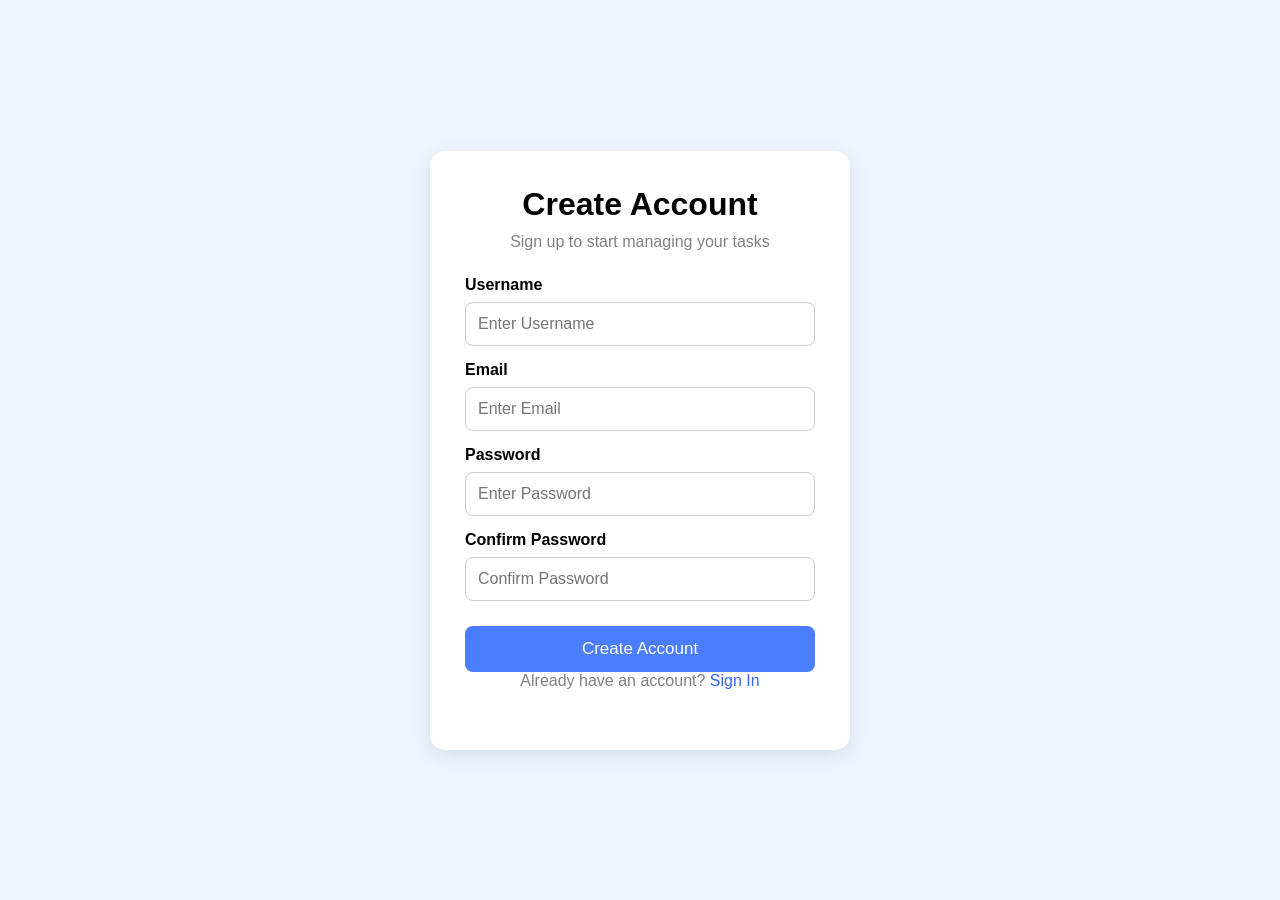
<file: Login authentication/signup.html>
<!DOCTYPE html>
<html lang="en">
<head>
    <meta charset="UTF-8">
    <meta name="viewport" content="width=device-width, initial-scale=1.0">
    <title>Create Account</title>

    <link rel="stylesheet" href="style.css">
</head>
<body>

<div class="container">

    <h1>Create Account</h1>
    <p>Sign up to start managing your tasks</p>

    <form id="signupForm">

        <label>Username</label>

        <input
        type="text"
        id="username"
        placeholder="Enter Username"
        required>

        <label>Email</label>

        <input
        type="email"
        id="email"
        placeholder="Enter Email"
        required>

        <label>Password</label>

        <input
        type="password"
        id="password"
        placeholder="Enter Password"
        required>

        <label>Confirm Password</label>

        <input
        type="password"
        id="confirmPassword"
        placeholder="Confirm Password"
        required>

        <button type="submit">
            Create Account
        </button>

    </form>

    <p>
        Already have an account?
        <a href="index.html">Sign In</a>
    </p>

</div>

<script src="auth.js"></script>

</body>
</html>
</file>
<file: calculator/style.css>
body{
    margin:0;
    font-family:Arial, sans-serif;
    background:linear-gradient(to right, green, navy);

    display:flex;
    justify-content:center;
    align-items:center;

    height:100vh;
}

.calculator{
    background-color:white;
    padding:30px;
    border-radius:20px;
    box-shadow:0 0 15px gray;
}

#display{
    width:100%;
    height:60px;
    font-size:25px;
    text-align:right;
    margin-bottom:20px;
}

.buttons{
    display:grid;
    grid-template-columns:repeat(4,70px);
    gap:10px;
}

button{
    height:60px;
    font-size:20px;
    border:none;
    border-radius:10px;
    background-color:orange;
    color:white;
    cursor:pointer;
}

button:hover{
    background-color:darkorange;
}
h1{
    text-align:center;
    color:orange;
}
</file>
<file: Login authentication/style.css>
*{
    margin:0;
    padding:0;
    box-sizing:border-box;
    font-family:Arial,sans-serif;
}

body{
    background:#eef5ff;
    display:flex;
    justify-content:center;
    align-items:center;
    height:100vh;
}

.container{
    width:420px;
    background:white;
    padding:35px;
    border-radius:15px;
    box-shadow:0 5px 20px rgba(0,0,0,0.1);
}

h1{
    text-align:center;
    margin-bottom:10px;
}

p{
    text-align:center;
    color:gray;
    margin-bottom:25px;
}

label{
    display:block;
    margin-bottom:8px;
    margin-top:15px;
    font-weight:bold;
}

input{
    width:100%;
    padding:12px;
    border:1px solid #ccc;
    border-radius:8px;
    font-size:16px;
}

button{
    width:100%;
    padding:13px;
    margin-top:25px;
    background:#4a7dff;
    color:white;
    border:none;
    border-radius:8px;
    cursor:pointer;
    font-size:17px;
}

button:hover{
    background:#3366ff;
}

a{
    text-decoration:none;
    color:#3366ff;
}
</file>
<file: To-do web app/style.css>
*{
margin:0;
padding:0;
box-sizing:border-box;
font-family:Arial,sans-serif;
}

body{
    background:linear-gradient(135deg,#667eea,#764ba2);
    min-height:100vh;
    padding:40px;
}
.container{

max-width:1000px;
margin:auto;
}

header{

display:flex;
justify-content:space-between;
align-items:center;
margin-bottom:30px;
}

.title{

display:flex;
align-items:center;
gap:15px;
}

.icon{

width:55px;
height:55px;
background:#4a7dff;
border-radius:15px;
display:flex;
align-items:center;
justify-content:center;
color:white;
font-size:24px;
}

.title p{

color:gray;
}

.status{

display:flex;
gap:10px;
}

.status span{

padding:8px 15px;
border-radius:20px;
font-weight:bold;
}

.pending-count{

background:#fff3cd;
color:#c07b00;
}

.completed-count{

background:#d1fae5;
color:#0d8b4d;
}

.add-task{

background:white;
padding:25px;
border-radius:20px;
margin-bottom:30px;
box-shadow:0 5px 15px rgba(0,0,0,.08);
}

.input-box{

display:flex;
margin-top:15px;
gap:10px;
}

input{

flex:1;
padding:15px;
font-size:16px;
border-radius:12px;
border:1px solid #ddd;
}

button{

padding:15px 25px;
border:none;
background:#7da7ff;
color:white;
border-radius:12px;
font-size:16px;
cursor:pointer;
}

button:hover{

background:#4a7dff;
}

.task-section{

display:grid;
grid-template-columns:1fr 1fr;
gap:25px;
}

.heading{

display:flex;
justify-content:space-between;
align-items:center;
margin-bottom:15px;
}

.heading span{

background:#f0f0f0;
padding:6px 12px;
border-radius:20px;
}

.list{

background:white;
border-radius:20px;
padding:20px;
min-height:350px;
box-shadow:0 5px 15px rgba(0,0,0,.08);
}

.empty{

text-align:center;
color:gray;
margin-top:100px;
}

.empty i{

font-size:60px;
margin-bottom:15px;
}

.task{

display:flex;
justify-content:space-between;
align-items:center;
padding:15px;
border-bottom:1px solid #eee;
}

.left{

display:flex;
gap:15px;
align-items:center;
}

.left input{

width:20px;
height:20px;
}

.time{

font-size:13px;
color:gray;
margin-top:5px;
}

.completed{

text-decoration:line-through;
color:gray;
}

.delete{

background:red;
padding:8px 12px;
color:white;
border-radius:8px;
cursor:pointer;
}

@media(max-width:768px){

.task-section{

grid-template-columns:1fr;
}

header{

flex-direction:column;
gap:20px;
}

.input-box{

flex-direction:column;
}

button{

width:100%;
}

}
</file>
<file: Tribute page/style.css>
*{
    margin:0;
    padding:0;
    box-sizing:border-box;
    font-family:"Poppins",sans-serif;
    scroll-behavior:smooth;
}

body{
    background:#050816;
    color:white;
}

/* Navigation */

header{
    width:100%;
    height:80px;
    padding:0 70px;
    display:flex;
    justify-content:space-between;
    align-items:center;
    border-bottom:1px solid rgba(255,255,255,.08);
    position:fixed;
    top:0;
    left:0;
    background:#050816;
    z-index:1000;
}

.logo{
    display:flex;
    align-items:center;
    gap:10px;
}

.logo span{
    color:#ff9d00;
    font-size:42px;
    font-weight:700;
}

.logo p{
    color:#8892b0;
    font-size:22px;
    font-weight:500;
}

nav{
    display:flex;
    gap:45px;
}

nav a{
    color:#a9b2c7;
    text-decoration:none;
    font-size:18px;
    transition:.3s;
}

nav a:hover{
    color:#ff9d00;
}

/* Hero */

.hero{
    min-height:100vh;
    display:flex;
    justify-content:space-between;
    align-items:center;
    padding:140px 70px 60px;
    gap:80px;
}

.left{
    flex:1;
}

.right{
    flex:1;
    display:flex;
    justify-content:center;
}

/* Badge */

.badge{
    display:inline-flex;
    align-items:center;
    gap:12px;
    border:1px solid rgba(255,166,0,.4);
    color:#ffb020;
    padding:14px 28px;
    border-radius:50px;
    margin-bottom:35px;
    background:rgba(255,166,0,.08);
    font-size:18px;
}

/* Heading */

.left h1{
    font-size:95px;
    line-height:1;
    font-weight:800;
}

.left h1 span{
    color:#ff9d00;
}

/* Description */

.left p{
    margin-top:35px;
    color:#b8bfd1;
    font-size:30px;
    line-height:1.6;
    max-width:650px;
}

/* Buttons */

.buttons{
    display:flex;
    gap:25px;
    margin-top:50px;
}

.btn1,
.btn2{
    text-decoration:none;
    padding:18px 40px;
    border-radius:50px;
    font-size:20px;
    display:flex;
    align-items:center;
    gap:12px;
    transition:.35s;
}

.btn1{
    background:linear-gradient(90deg,#ffb300,#ff6600);
    color:white;
    font-weight:600;
}

.btn1:hover{
    transform:translateY(-4px);
    box-shadow:0 10px 25px rgba(255,140,0,.45);
}

.btn2{
    border:1px solid rgba(255,255,255,.15);
    color:white;
    background:#11192f;
}

.btn2:hover{
    background:#1d2946;
    transform:translateY(-4px);
}

/* Card */

.card{
    width:600px;
    height:700px;
    background:#1a2237;
    border-radius:30px;
    overflow:hidden;
    position:relative;
    border:1px solid rgba(255,255,255,.08);
    transition:.4s;
}

.card:hover{
    transform:translateY(-8px);
}

.card img{
    width:100%;
    height:100%;
    object-fit:cover;
}

.card-content{
    position:absolute;
    bottom:35px;
    left:35px;
    display:flex;
    align-items:flex-end;
    gap:20px;
}

.card-content h2{
    font-size:90px;
    color:#7a6433;
}

.card-content h3{
    font-size:34px;
}

.card-content p{
    color:#b4bdd1;
    font-size:22px;
    margin-top:5px;
}

/* Responsive */

@media(max-width:1200px){

.hero{
    flex-direction:column;
    text-align:center;
}

.left p{
    max-width:100%;
}

.buttons{
    justify-content:center;
}

.card{
    width:100%;
    max-width:550px;
}

}

@media(max-width:768px){

header{
    padding:20px;
}

nav{
    display:none;
}

.hero{
    padding:120px 20px 40px;
}

.left h1{
    font-size:60px;
}

.left p{
    font-size:20px;
}

.buttons{
    flex-direction:column;
}

.btn1,
.btn2{
    justify-content:center;
}

.card{
    height:500px;
}

.card-content h2{
    font-size:60px;
}

.card-content h3{
    font-size:24px;
}

}
.journey{

    background:#050816;
    padding:100px 8%;
}

.section-title{

    text-align:center;
    margin-bottom:80px;
}

.tag{

    display:inline-flex;
    align-items:center;
    gap:10px;

    color:#66a9ff;

    border:1px solid #204d8f;

    padding:12px 28px;

    border-radius:40px;

    margin-bottom:25px;

    font-size:18px;

}

.section-title h2{

    font-size:70px;
    font-weight:700;
    color:white;
}

.section-title h2 span{

    color:#ffb31a;
}

.section-title p{

    color:#a9b4c9;
    font-size:28px;
    margin-top:20px;
}

.timeline{

    position:relative;
    max-width:1200px;
    margin:auto;
}

.timeline::before{

    content:"";
    position:absolute;

    width:3px;
    background:#ffb31a;

    top:0;
    bottom:0;
    left:50%;

    transform:translateX(-50%);
}

.timeline-item{

    width:50%;
    padding:40px;
    position:relative;
}

.timeline-item.left{

    left:0;
}

.timeline-item.right{

    left:50%;
}

.timeline-item::before{

    content:"";

    position:absolute;

    width:16px;
    height:16px;

    background:#ffb31a;

    border-radius:50%;

    top:70px;
    right:-8px;
}

.timeline-item.right::before{

    left:-8px;
}

.content{

    background:#192235;

    padding:35px;

    border-radius:20px;

    border:1px solid rgba(255,255,255,.08);

    transition:.4s;
}

.content:hover{

    transform:translateY(-8px);
    box-shadow:0 15px 40px rgba(0,0,0,.35);
}

.content h3{

    color:#ffb31a;
    font-size:42px;
    margin-bottom:15px;
}

.content h4{

    color:white;
    font-size:36px;
    margin-bottom:20px;
}

.content p{

    color:#a9b4c9;
    font-size:24px;
    line-height:1.6;
}

@media(max-width:900px){

.timeline::before{

left:20px;

}

.timeline-item{

width:100%;
padding-left:70px;
padding-right:20px;
left:0 !important;

}

.timeline-item::before{

left:12px;

}

.section-title h2{

font-size:42px;

}

.section-title p{

font-size:20px;

}

.content h4{

font-size:28px;

}

.content p{

font-size:18px;

}

}
/* =======================
   ACHIEVEMENTS SECTION
======================= */

.achievements{

    padding:100px 8%;
    background:#0b1020;

}

.section-heading{

    text-align:center;
    margin-bottom:70px;

}

.section-heading .badge{

    display:inline-flex;
    align-items:center;
    gap:10px;

    color:#ffb31a;

    border:1px solid rgba(255,179,26,.4);

    background:rgba(255,179,26,.08);

    padding:14px 30px;

    border-radius:40px;

    font-size:18px;

}

.section-heading h2{

    margin-top:30px;

    font-size:70px;

    color:white;

    font-weight:700;

}

.section-heading h2 span{

    color:#ffb31a;

}

.achievement-container{

    display:flex;
    justify-content:center;
    gap:40px;
    flex-wrap:wrap;

}

.achievement-card{

    width:380px;

    padding:45px 35px;

    border-radius:25px;

    text-align:center;

    transition:.4s;

    border:1px solid rgba(255,255,255,.08);

}

.achievement-card:hover{

    transform:translateY(-12px);

}

.card1{

    background:#3d2f24;

}

.card2{

    background:#16335d;

}

.card3{

    background:#123f44;

}

.icon{

    width:120px;

    height:120px;

    margin:auto;

    border-radius:50%;

    display:flex;

    justify-content:center;

    align-items:center;

    margin-bottom:35px;

}

.icon i{

    font-size:60px;

}

.orange{

    background:linear-gradient(#ffb000,#ff6a00);

}

.orange i{

    color:#0b1020;

}

.blue{

    background:linear-gradient(#4f8cff,#13b7e8);

}

.blue i{

    color:white;

}

.green{

    background:linear-gradient(#19c37d,#2dd4bf);

}

.green i{

    color:white;

}

.achievement-card h3{

    font-size:40px;

    margin-bottom:20px;

    font-weight:700;

}

.card1 h3{

    color:#ffb31a;

}

.card2 h3{

    color:#5ea0ff;

}

.card3 h3{

    color:#52e3a7;

}

.achievement-card p{

    color:#a9b4c9;

    font-size:25px;

    line-height:1.6;

}

/* Responsive */

@media(max-width:992px){

.section-heading h2{

font-size:48px;

}

.achievement-card{

width:100%;

max-width:500px;

}

}

@media(max-width:768px){

.section-heading h2{

font-size:38px;

}

.achievement-card h3{

font-size:30px;

}

.achievement-card p{

font-size:18px;

}

.icon{

width:90px;

height:90px;

}

.icon i{

font-size:45px;

}

}
/* ==========================
      STATISTICS CARDS
========================== */

.stat-card{

    width:290px;
    min-height:260px;

    background:#1a2437;

    border:1px solid rgba(255,255,255,.08);

    border-radius:22px;

    padding:35px 25px;

    display:flex;
    flex-direction:column;
    align-items:center;

    text-align:center;

    transition:.35s;

}

.stat-card:hover{

    transform:translateY(-10px);
    box-shadow:0 15px 35px rgba(0,0,0,.35);

}

.stat-icon{

    font-size:50px;
    color:#ffbe1a;

    margin-bottom:35px;

}

.stat-card h2{

    font-size:60px;
    color:white;
    font-weight:700;

    margin-bottom:20px;

}

.stat-card p{

    font-size:18px;
    color:#9fb0c8;

    line-height:1.5;

    margin:0;
}
.stats-container{
    display:flex;
    justify-content:center;
    align-items:stretch;
    gap:30px;
    flex-wrap:wrap;
}
/* ===========================
   CAREER STATISTICS
=========================== */

.statistics{
    background:#0b1020;
    padding:100px 8%;
}

.stats-heading{
    text-align:center;
    margin-bottom:70px;
}

.stats-badge{
    display:inline-flex;
    align-items:center;
    gap:10px;
    padding:12px 30px;
    border-radius:40px;
    background:rgba(30,255,170,.08);
    border:1px solid rgba(30,255,170,.3);
    color:#2ee59d;
    font-size:18px;
}

.stats-heading h2{
    margin-top:25px;
    font-size:72px;
    color:white;
    font-weight:700;
}

.stats-heading h2 span{
    color:#ffbe1a;
}

/* Cards */

.stats-grid{
    display:grid;
    grid-template-columns:repeat(auto-fit,minmax(340px,1fr));
    gap:40px;
}

.career-card{
    background:#1a2437;
    border:1px solid rgba(255,255,255,.08);
    border-radius:25px;
    padding:40px;
    transition:.4s;
}

.career-card:hover{
    transform:translateY(-8px);
    box-shadow:0 15px 35px rgba(0,0,0,.35);
}

.career-card h3{
    color:white;
    font-size:34px;
    margin-bottom:40px;
    display:flex;
    align-items:center;
    gap:15px;
}

.career-card h3 i{
    font-size:34px;
}

.career-card:nth-child(1) h3 i{
    color:#4da3ff;
}

.career-card:nth-child(2) h3 i{
    color:#1ed39d;
}

.career-card:nth-child(3) h3 i{
    color:#ff9d00;
}

/* Statistics */

.stat{
    margin-bottom:28px;
}

.label{
    display:flex;
    justify-content:space-between;
    margin-bottom:12px;
}

.label span{
    color:#b8bfd1;
    font-size:22px;
}

.label strong{
    color:white;
    font-size:22px;
}

/* Progress Bar */

.bar{
    width:100%;
    height:12px;
    background:#3b465e;
    border-radius:10px;
    overflow:hidden;
}

.fill{
    height:100%;
    border-radius:10px;
}

.blue{
    background:linear-gradient(to right,#3b82f6,#22d3ee);
}

.green{
    background:linear-gradient(to right,#14b8a6,#34d399);
}

.orange{
    background:linear-gradient(to right,#ff9d00,#ffb700);
}

/* Bottom Stats */

.bottom-stats{
    margin-top:40px;
    padding-top:30px;
    border-top:1px solid rgba(255,255,255,.1);

    display:flex;
    justify-content:space-around;
    text-align:center;
}

.bottom-stats h4{
    color:#ffbe1a;
    font-size:48px;
    margin-bottom:10px;
}

.bottom-stats p{
    color:#9ca9bf;
    font-size:18px;
}

/* Responsive */

@media(max-width:992px){

.stats-heading h2{
    font-size:52px;
}

}

@media(max-width:768px){

.statistics{
    padding:70px 20px;
}

.stats-heading h2{
    font-size:40px;
}

.stats-grid{
    grid-template-columns:1fr;
}

.career-card{
    padding:30px;
}

.career-card h3{
    font-size:28px;
}

.label span,
.label strong{
    font-size:18px;
}

.bottom-stats h4{
    font-size:36px;
}

.bottom-stats p{
    font-size:16px;
}

}
/* ===========================
   MOMENTS SECTION
=========================== */

.moments{
    background:#0b1020;
    padding:100px 8%;
}

.moments-heading{
    text-align:center;
    margin-bottom:70px;
}

.moment-badge{
    display:inline-flex;
    align-items:center;
    gap:10px;
    padding:12px 30px;
    border-radius:40px;
    border:1px solid rgba(255,82,120,.35);
    background:rgba(255,82,120,.08);
    color:#ff6b8a;
    font-size:18px;
}

.moments-heading h2{
    margin-top:25px;
    font-size:70px;
    font-weight:700;
    color:white;
}

.moments-heading h2 span{
    color:#ffbe1a;
}

/* Grid */

.moments-grid{

    display:grid;

    grid-template-columns:repeat(2,1fr);

    gap:40px;

}

/* Card */

.moment-card{

    background:#1a2437;

    border:1px solid rgba(255,255,255,.08);

    border-radius:25px;

    overflow:hidden;

    transition:.4s;

}

.moment-card:hover{

    transform:translateY(-10px);

    box-shadow:0 15px 35px rgba(0,0,0,.35);

}

/* Image */

.moment-card img{

    width:100%;

    height:330px;

    object-fit:cover;

    display:block;

}

/* Content */

.moment-content{

    padding:30px;

}

.moment-content h3{

    color:#ffbe1a;

    font-size:34px;

    margin-bottom:20px;

    font-weight:700;

}

.moment-content p{

    color:#aab7d1;

    font-size:22px;

    line-height:1.7;

}

/* Responsive */

@media(max-width:992px){

.moments-grid{

grid-template-columns:1fr;

}

.moments-heading h2{

font-size:50px;

}

}

@media(max-width:768px){

.moments{

padding:70px 20px;

}

.moments-heading h2{

font-size:38px;

}

.moment-card img{
    width:100%;
    height:330px;
    object-fit:cover;
}
.moment-content{

padding:20px;

}

.moment-content h3{

font-size:26px;

}

.moment-content p{

font-size:17px;

}

}
/*============================
      LEGACY SECTION
=============================*/

.legacy{

    background:#0b1020;
    padding:100px 8%;

}

.legacy-heading{

    text-align:center;
    margin-bottom:80px;

}

.legacy-badge{

    display:inline-flex;
    align-items:center;
    gap:10px;

    padding:12px 28px;

    border-radius:40px;

    background:rgba(147,51,234,.08);

    border:1px solid rgba(168,85,247,.35);

    color:#c084fc;

    font-size:18px;

}

.legacy-heading h2{

    margin-top:25px;

    font-size:72px;

    color:white;

    font-weight:700;

}

.legacy-heading span{

    color:#ffbe1a;

}

.legacy-container{

    display:grid;

    grid-template-columns:1fr 1fr;

    gap:70px;

    align-items:center;

}

.legacy-left h3{

    color:white;

    font-size:26px;

    line-height:1.8;

    margin-bottom:35px;

}

.legacy-left p{

    color:#aab7d1;

    font-size:20px;

    line-height:1.9;

    margin-bottom:50px;

}

.legacy-info{

    display:flex;

    gap:40px;

    flex-wrap:wrap;

}

.legacy-info span{

    color:#9fb0c8;

    font-size:20px;

}

.legacy-info i{

    color:#ffbe1a;

    margin-right:10px;

}

/* Quote Card */

.quote-card{

    background:#1a2437;

    border:1px solid rgba(255,255,255,.08);

    border-radius:30px;

    padding:60px 50px;

}

.quote{

    color:white;

    font-size:34px;

    line-height:1.5;

    font-style:italic;

    margin-bottom:60px;

}

.quote-profile{

    display:flex;

    align-items:center;

    gap:20px;

}

.avatar{

    width:70px;

    height:70px;

    border-radius:50%;

    background:#ff9d00;

    color:black;

    display:flex;

    justify-content:center;

    align-items:center;

    font-weight:bold;

    font-size:28px;

}

.quote-profile h4{

    color:white;

    font-size:28px;

}

.quote-profile span{

    color:#9fb0c8;

    font-size:18px;

}

/* Responsive */

@media(max-width:992px){

.legacy-container{

grid-template-columns:1fr;

}

.legacy-heading h2{

font-size:50px;

}

}

@media(max-width:768px){

.legacy{

padding:70px 20px;

}

.legacy-heading h2{

font-size:38px;

}

.legacy-left h3{

font-size:20px;

}

.legacy-left p{

font-size:17px;

}

.quote{

font-size:24px;

}

.quote-card{

padding:35px;

}

}
/*==========================
        FOOTER
===========================*/

.footer{

    background:#151d31;

    padding:80px 20px;

    text-align:center;

    border-top:1px solid rgba(255,255,255,.08);

}

.footer h2{

    color:#ff8c1a;

    font-size:64px;

    font-weight:700;

    margin-bottom:20px;

}

.footer-text{

    color:#9fb0c8;

    font-size:28px;

    margin-bottom:35px;

}

.footer-bottom{

    display:flex;

    justify-content:center;

    align-items:center;

    gap:20px;

    flex-wrap:wrap;

    color:#8f9db5;

    font-size:24px;

}

.footer-bottom i{

    color:#ff6b8a;

    margin-right:8px;

}

.dot{

    color:#67748d;

}

/* Responsive */

@media(max-width:768px){

.footer{

padding:60px 20px;

}

.footer h2{

font-size:42px;

}

.footer-text{

font-size:20px;

}

.footer-bottom{

font-size:18px;

gap:10px;

}

}
</file>
